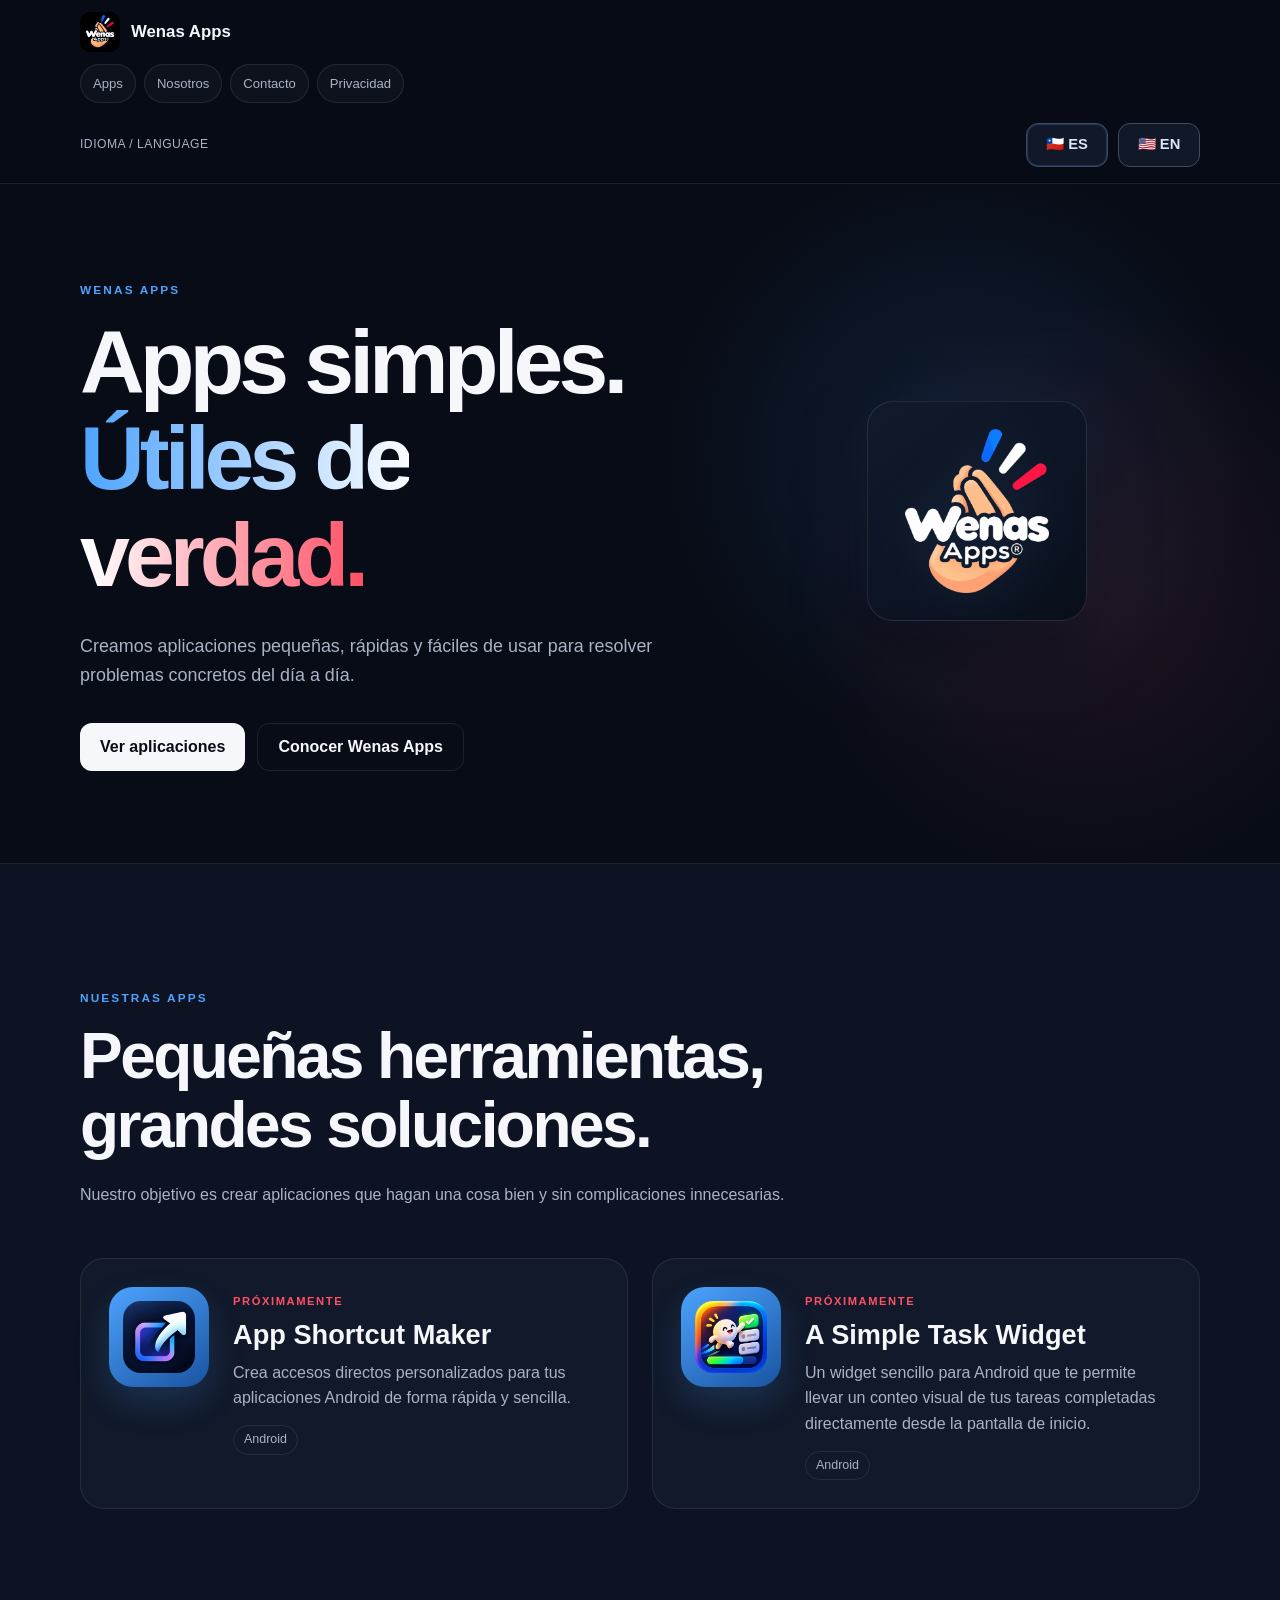
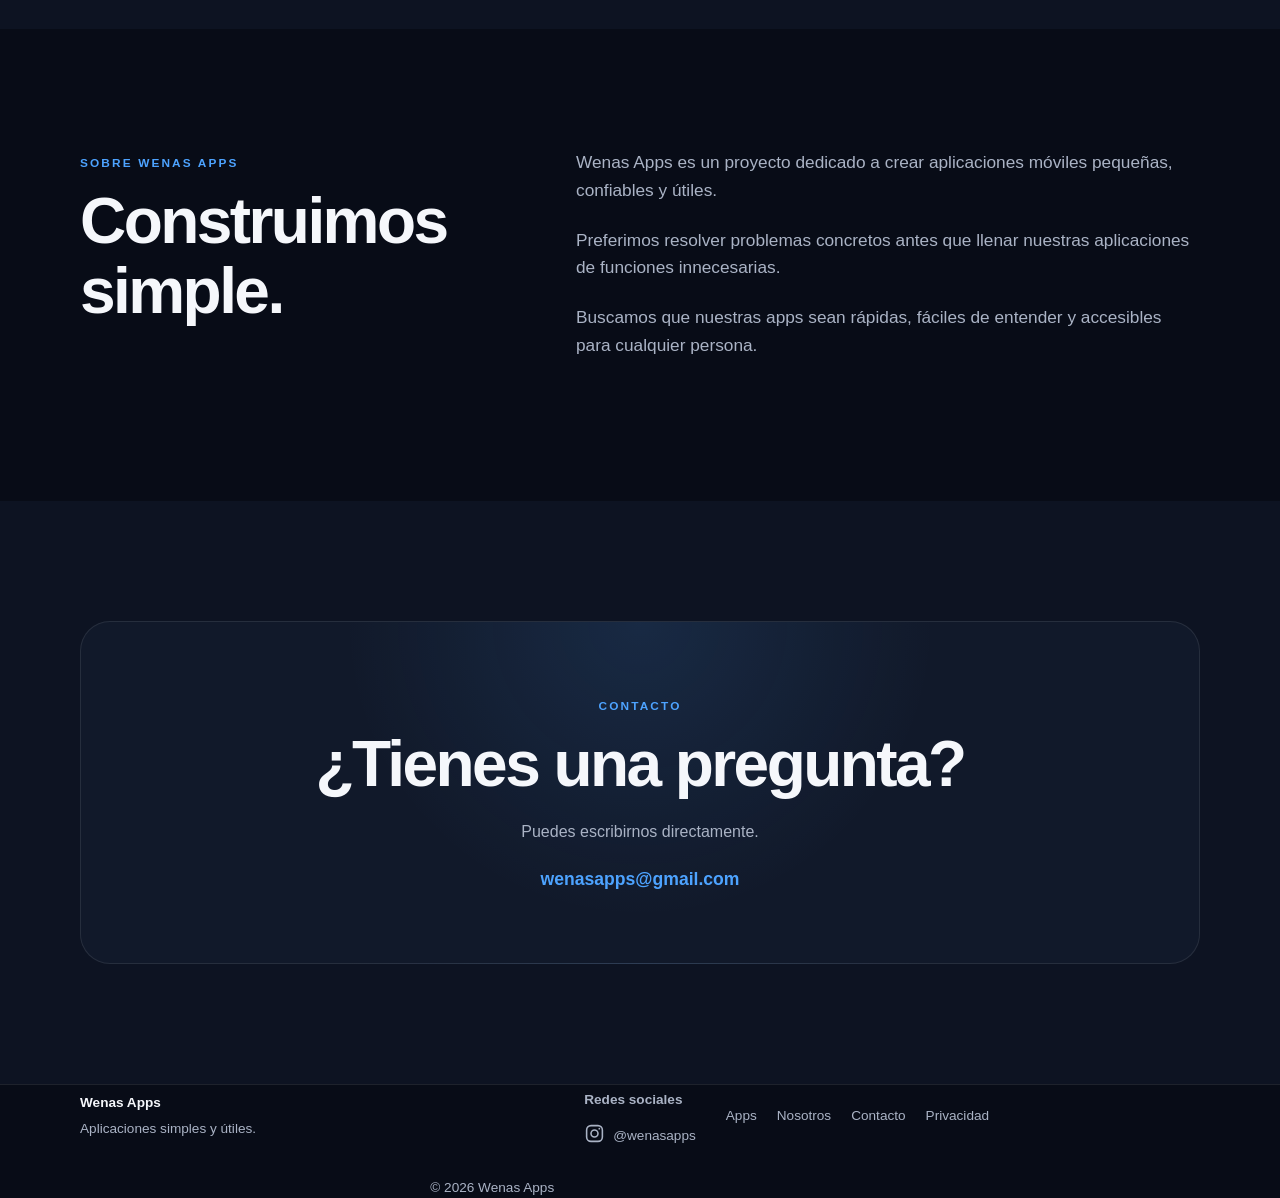
<file: index.html>
<!DOCTYPE html>
<html lang="es">
<head>
    <meta charset="UTF-8">
    <meta name="viewport" content="width=device-width, initial-scale=1.0">

    <title>Wenas Apps — Aplicaciones simples y útiles</title>
    <meta name="description" content="Wenas Apps crea aplicaciones simples, útiles y rápidas para Android.">
    <link rel="icon" href="/favicon.ico" sizes="any">
    <link rel="icon" type="image/png" sizes="32x32" href="/assets/favicon-32.png">
    <link rel="apple-touch-icon" sizes="180x180" href="/assets/apple-touch-icon.png">
    <meta property="og:type" content="website">
    <meta property="og:site_name" content="Wenas Apps">
    <meta property="og:locale" content="es_CL">
    <meta property="og:title" content="Wenas Apps — Aplicaciones simples y útiles">
    <meta property="og:description" content="Wenas Apps crea aplicaciones simples, útiles y rápidas para Android.">
    <meta property="og:url" content="https://wenasapps.pages.dev/">
    <meta property="og:image" content="https://wenasapps.pages.dev/assets/og-wenasapps-card.jpg">
    <meta property="og:image:width" content="1200">
    <meta property="og:image:height" content="630">
    <meta property="og:image:alt" content="Wenas Apps — Aplicaciones simples y útiles">
    <meta name="twitter:card" content="summary_large_image">
    <meta name="twitter:title" content="Wenas Apps — Aplicaciones simples y útiles">
    <meta name="twitter:description" content="Wenas Apps crea aplicaciones simples, útiles y rápidas para Android.">
    <meta name="twitter:image" content="https://wenasapps.pages.dev/assets/og-wenasapps-card.jpg">
    <link rel="canonical" href="https://wenasapps.pages.dev/">
    <link rel="alternate" hreflang="es" href="https://wenasapps.pages.dev/">
    <link rel="alternate" hreflang="en" href="https://wenasapps.pages.dev/en/">
    <link rel="alternate" hreflang="x-default" href="https://wenasapps.pages.dev/">
<meta name="theme-color" content="#0b1020">

    <link rel="stylesheet" href="style.css">
</head>

<body>

<header class="site-header">
    <div class="container nav">
        <a href="#" class="brand" aria-label="Wenas Apps">
            <img class="brand-logo" src="assets/wenasicon.png" alt="Wenas Apps">
            <span>Wenas Apps</span>
        </a>

        <nav>
            <a href="#apps">Apps</a>
            <a href="#about">Nosotros</a>
            <a href="#contact">Contacto</a>
            <a href="privacy.html?v=2">Privacidad</a>

</nav>
        <div class="language-switch" aria-label="Selector de idioma">
            <span class="language-switch-label">Idioma / Language</span>
            <span class="language-option is-active" lang="es" aria-current="true" aria-label="Idioma actual: español de Chile">🇨🇱 ES</span>
            <a class="language-option" href="en/" lang="en" aria-label="Switch to English">🇺🇸 EN</a>
        </div>

    </div>
</header>

<main>

    <section class="hero">
        <div class="container hero-content">

            <div class="hero-text">
                <span class="eyebrow">WENAS APPS</span>

                <h1>Apps simples.<br><span>Útiles de verdad.</span></h1>

                <p>
                    Creamos aplicaciones pequeñas, rápidas y fáciles de usar
                    para resolver problemas concretos del día a día.
                </p>

                <div class="hero-actions">
                    <a href="#apps" class="button primary">Ver aplicaciones</a>
                    <a href="#about" class="button secondary">Conocer Wenas Apps</a>
                </div>
            </div>

            <div class="hero-visual" aria-hidden="true">
                <div class="visual-card">
                    <img src="assets/wenasicon-hero.png" alt="Wenas Apps" class="hero-logo">
                </div>
            </div>

        </div>
    </section>


    <section id="apps" class="section apps-section">
        <div class="container">

            <div class="section-heading">
                <span class="eyebrow">NUESTRAS APPS</span>
                <h2>Pequeñas herramientas,<br>grandes soluciones.</h2>
                <p>
                    Nuestro objetivo es crear aplicaciones que hagan una cosa
                    bien y sin complicaciones innecesarias.
                </p>
            </div>

            <div class="apps-grid">

                <article class="app-card">

                    <div class="app-icon">
                        <img src="assets/ASMICONOCHE.png" alt="App Shortcut Maker">
                    </div>

                    <div class="app-info">
                        <span class="app-status">PRÓXIMAMENTE</span>
                        <h3>App Shortcut Maker</h3>

                        <p>
                            Crea accesos directos personalizados para tus
                            aplicaciones Android de forma rápida y sencilla.
                        </p>

                        <span class="platform">Android</span>
                    </div>

                </article>

                <article class="app-card">

                    <div class="app-icon">
                        <img src="assets/iconotask2.png" alt="A Simple Task Widget">
                    </div>

                    <div class="app-info">
                        <span class="app-status">PRÓXIMAMENTE</span>
                        <h3>A Simple Task Widget</h3>

                        <p>
                            Un widget sencillo para Android que te permite
                            llevar un conteo visual de tus tareas completadas
                            directamente desde la pantalla de inicio.
                        </p>

                        <span class="platform">Android</span>
                    </div>

                </article>

            </div>

        </div>
    </section>


    <section id="about" class="section about-section">
        <div class="container about-grid">

            <div>
                <span class="eyebrow">SOBRE WENAS APPS</span>
                <h2>Construimos simple.</h2>
            </div>

            <div class="about-text">
                <p>
                    Wenas Apps es un proyecto dedicado a crear aplicaciones
                    móviles pequeñas, confiables y útiles.
                </p>

                <p>
                    Preferimos resolver problemas concretos antes que llenar
                    nuestras aplicaciones de funciones innecesarias.
                </p>

                <p>
                    Buscamos que nuestras apps sean rápidas, fáciles de
                    entender y accesibles para cualquier persona.
                </p>
            </div>

        </div>
    </section>


    <section id="contact" class="section contact-section">
        <div class="container contact-card">

            <span class="eyebrow">CONTACTO</span>

            <h2>¿Tienes una pregunta?</h2>

            <p>
                Puedes escribirnos directamente.
            </p>

            <a href="mailto:wenasapps@gmail.com" class="email">
                wenasapps@gmail.com
            </a>

        </div>
    </section>

</main>


<footer class="site-footer">
    <div class="container footer-content">

        <div>
            <strong>Wenas Apps</strong>
            <span>Aplicaciones simples y útiles.</span>
        </div>

        <div class="footer-social">
            <span>Redes sociales</span>
            <a href="https://www.instagram.com/wenasapps/"
               target="_blank"
               rel="noopener noreferrer"
               aria-label="Instagram de Wenas Apps">
                <svg viewBox="0 0 24 24" aria-hidden="true">
                    <rect x="3" y="3" width="18" height="18" rx="5"></rect>
                    <circle cx="12" cy="12" r="4"></circle>
                    <circle cx="17.5" cy="6.5" r="1"></circle>
                </svg>
                <span>@wenasapps</span>
            </a>
        </div>

        <div class="footer-links">
            <a href="#apps">Apps</a>
            <a href="#about">Nosotros</a>
            <a href="#contact">Contacto</a>
            <a href="privacy.html?v=2">Privacidad</a>
        </div>

        <div class="copyright">
            © 2026 Wenas Apps
        </div>

    </div>
</footer>

<script src="script.js"></script>

</body>
</html>
</file>
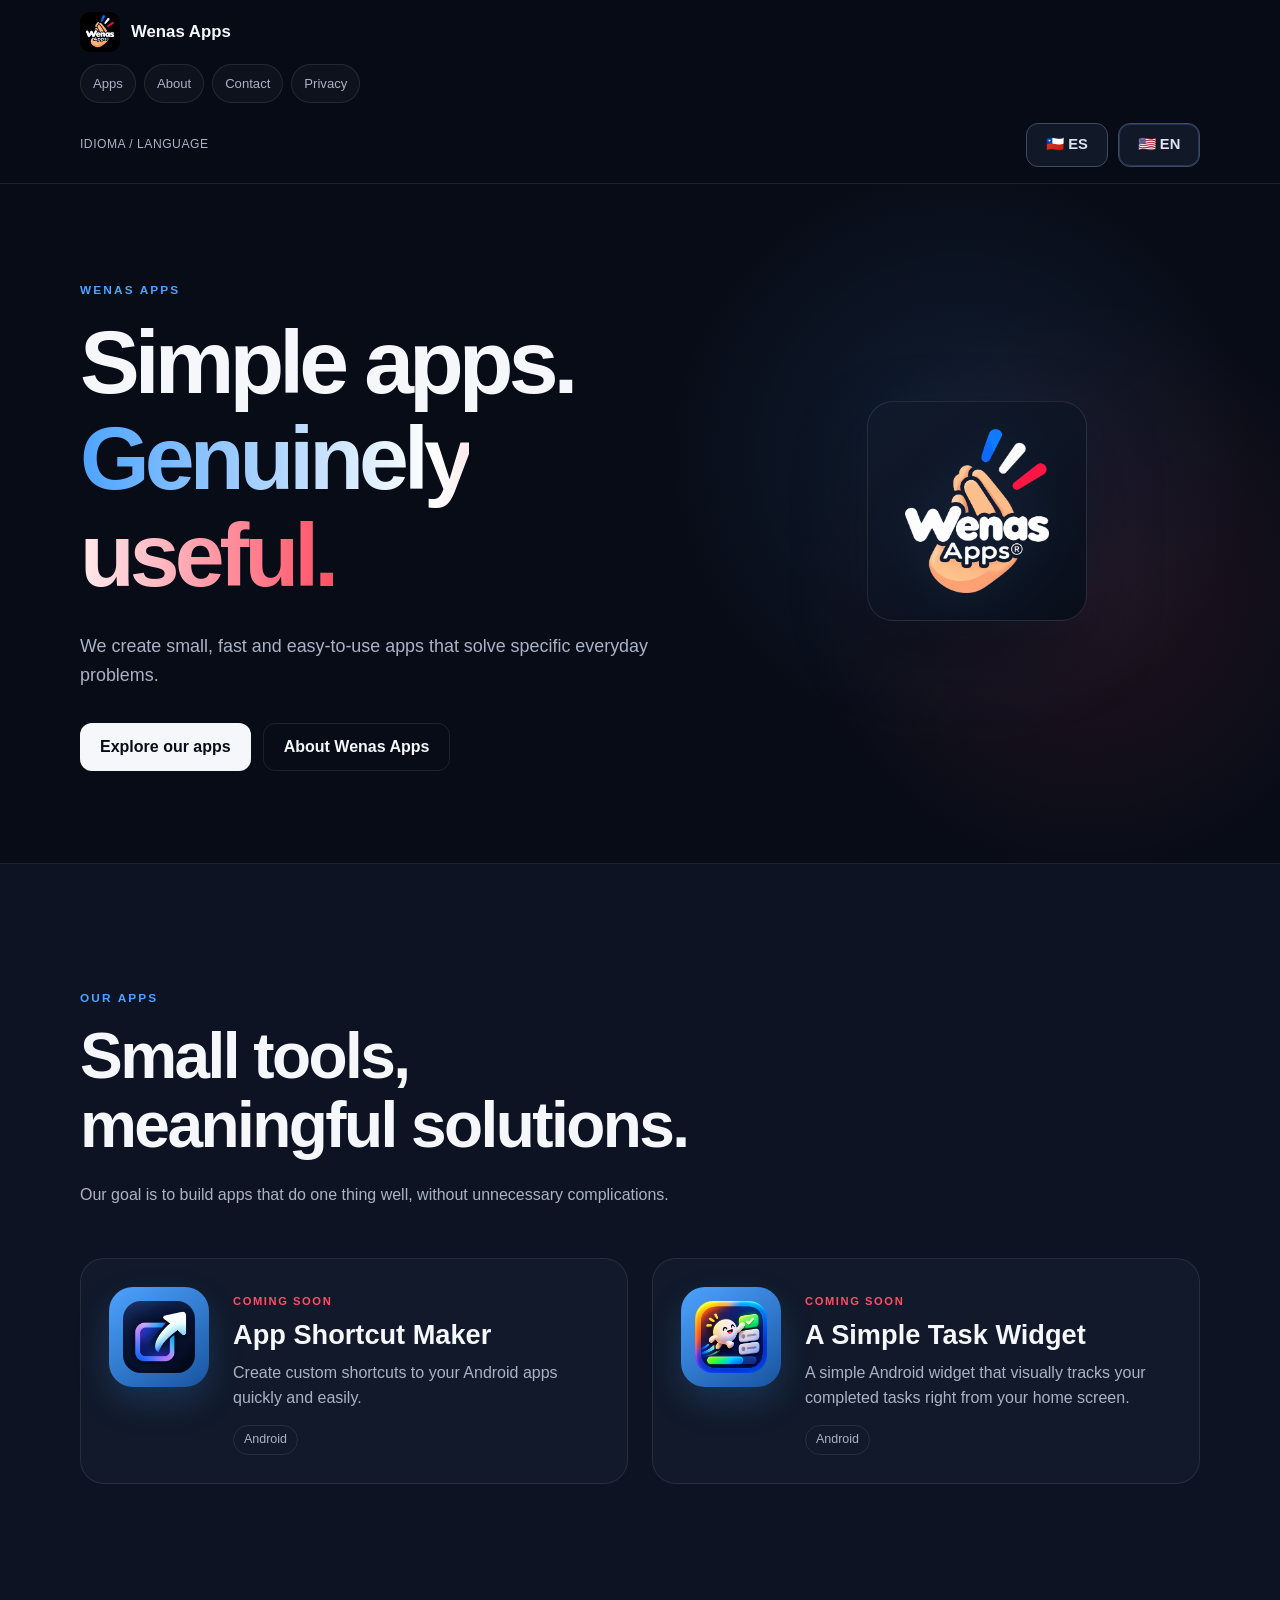
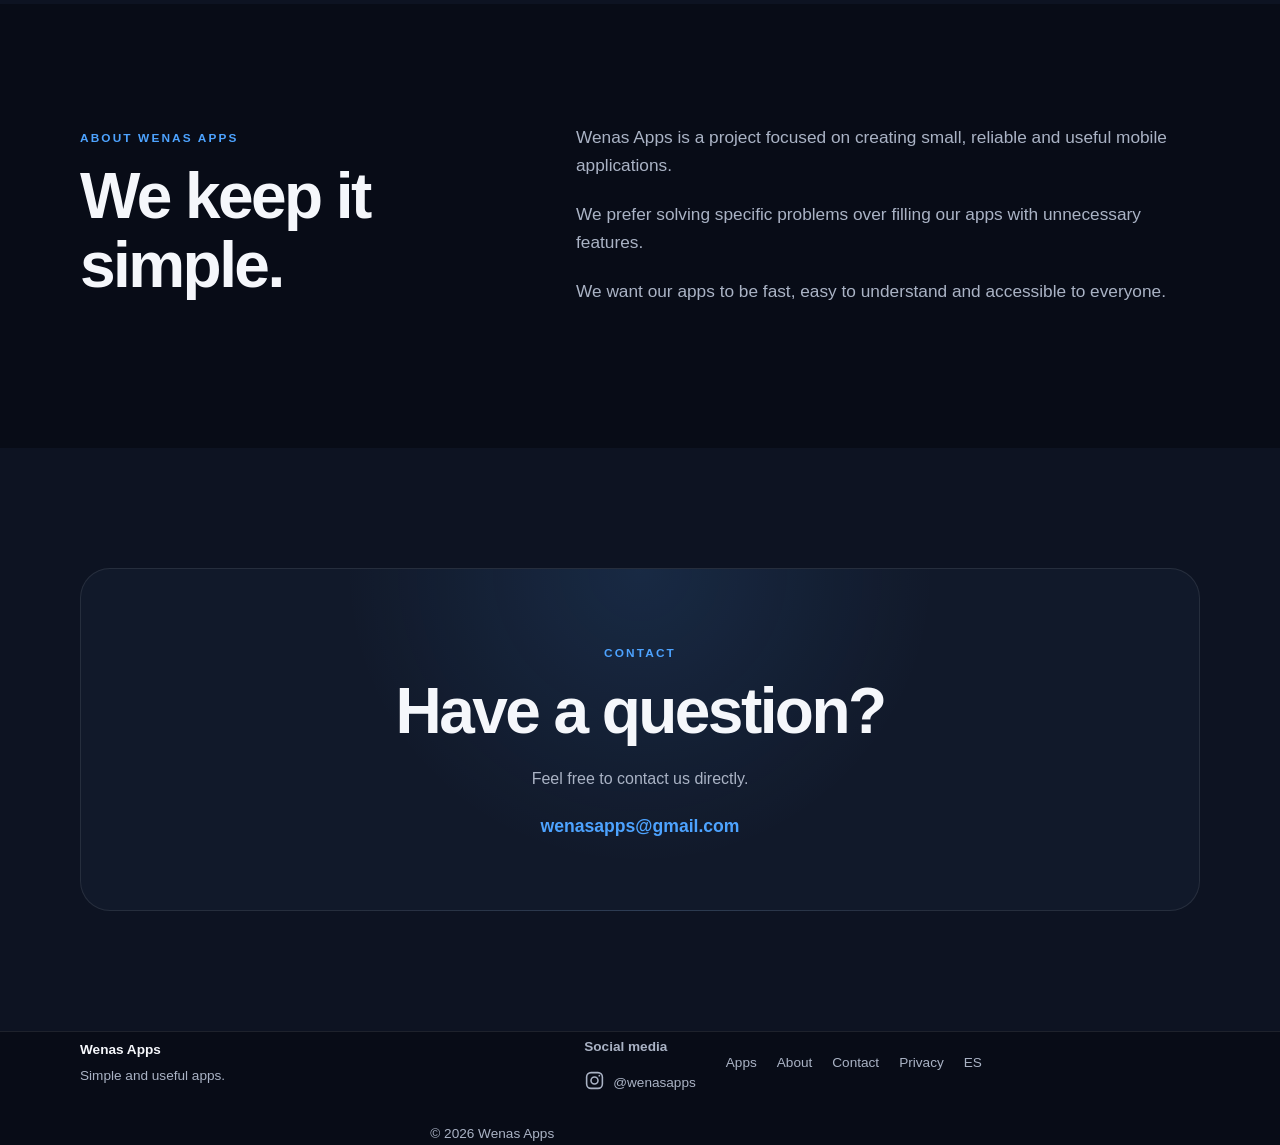
<file: en/index.html>
<!DOCTYPE html>
<html lang="en">
<head>
    <meta charset="UTF-8">
    <meta name="viewport" content="width=device-width, initial-scale=1.0">
    <meta name="theme-color" content="#0b1020">

    <title>Wenas Apps — Simple and Useful Apps</title>
    <meta name="description" content="Wenas Apps creates simple, useful and fast Android apps designed to solve everyday problems.">
    <link rel="icon" href="/favicon.ico" sizes="any">
    <link rel="icon" type="image/png" sizes="32x32" href="/assets/favicon-32.png">
    <link rel="apple-touch-icon" sizes="180x180" href="/assets/apple-touch-icon.png">
    <meta property="og:type" content="website">
    <meta property="og:site_name" content="Wenas Apps">
    <meta property="og:locale" content="en_US">
    <meta property="og:title" content="Wenas Apps — Simple and Useful Apps">
    <meta property="og:description" content="Wenas Apps creates simple, useful and fast Android apps designed to solve everyday problems.">
    <meta property="og:url" content="https://wenasapps.pages.dev/en/">
    <meta property="og:image" content="https://wenasapps.pages.dev/assets/og-wenasapps-card.jpg">
    <meta property="og:image:width" content="1200">
    <meta property="og:image:height" content="630">
    <meta property="og:image:alt" content="Wenas Apps — Simple and useful apps">
    <meta name="twitter:card" content="summary_large_image">
    <meta name="twitter:title" content="Wenas Apps — Simple and Useful Apps">
    <meta name="twitter:description" content="Wenas Apps creates simple, useful and fast Android apps designed to solve everyday problems.">
    <meta name="twitter:image" content="https://wenasapps.pages.dev/assets/og-wenasapps-card.jpg">

    <link rel="canonical" href="https://wenasapps.pages.dev/en/">
    <link rel="alternate" hreflang="es" href="https://wenasapps.pages.dev/">
    <link rel="alternate" hreflang="en" href="https://wenasapps.pages.dev/en/">
    <link rel="alternate" hreflang="x-default" href="https://wenasapps.pages.dev/">

    <link rel="stylesheet" href="../style.css">
</head>

<body>
<header class="site-header">
    <div class="container nav">
        <a href="./" class="brand" aria-label="Wenas Apps">
            <img class="brand-logo" src="../assets/wenasicon.png" alt="Wenas Apps">
            <span>Wenas Apps</span>
        </a>

        <nav aria-label="Main navigation">
            <a href="#apps">Apps</a>
            <a href="#about">About</a>
            <a href="#contact">Contact</a>
            <a href="privacy.html">Privacy</a>
        </nav>
        <div class="language-switch" aria-label="Selector de idioma">
            <span class="language-switch-label">Idioma / Language</span>
            <a class="language-option" href="../" lang="es" aria-label="Cambiar a español de Chile">🇨🇱 ES</a>
            <span class="language-option is-active" lang="en" aria-current="true" aria-label="Current language: English">🇺🇸 EN</span>
        </div>

    </div>
</header>

<main>
    <section class="hero">
        <div class="container hero-content">
            <div class="hero-text">
                <span class="eyebrow">WENAS APPS</span>
                <h1>Simple apps.<br><span>Genuinely useful.</span></h1>

                <p>
                    We create small, fast and easy-to-use apps
                    that solve specific everyday problems.
                </p>

                <div class="hero-actions">
                    <a href="#apps" class="button primary">Explore our apps</a>
                    <a href="#about" class="button secondary">About Wenas Apps</a>
                </div>
            </div>

            <div class="hero-visual" aria-hidden="true">
                <div class="visual-card">
                    <img src="../assets/wenasicon-hero.png" alt="" class="hero-logo">
                </div>
            </div>
        </div>
    </section>

    <section id="apps" class="section apps-section">
        <div class="container">
            <div class="section-heading">
                <span class="eyebrow">OUR APPS</span>
                <h2>Small tools,<br>meaningful solutions.</h2>
                <p>
                    Our goal is to build apps that do one thing well,
                    without unnecessary complications.
                </p>
            </div>

            <div class="apps-grid">
                <article class="app-card">
                    <div class="app-icon">
                        <img src="../assets/ASMICONOCHE.png" alt="App Shortcut Maker">
                    </div>

                    <div class="app-info">
                        <span class="app-status">COMING SOON</span>
                        <h3>App Shortcut Maker</h3>
                        <p>
                            Create custom shortcuts to your Android apps
                            quickly and easily.
                        </p>
                        <span class="platform">Android</span>
                    </div>
                </article>

                <article class="app-card">
                    <div class="app-icon">
                        <img src="../assets/iconotask2.png" alt="A Simple Task Widget">
                    </div>

                    <div class="app-info">
                        <span class="app-status">COMING SOON</span>
                        <h3>A Simple Task Widget</h3>
                        <p>
                            A simple Android widget that visually tracks
                            your completed tasks right from your home screen.
                        </p>
                        <span class="platform">Android</span>
                    </div>
                </article>
            </div>
        </div>
    </section>

    <section id="about" class="section about-section">
        <div class="container about-grid">
            <div>
                <span class="eyebrow">ABOUT WENAS APPS</span>
                <h2>We keep it simple.</h2>
            </div>

            <div class="about-text">
                <p>
                    Wenas Apps is a project focused on creating small,
                    reliable and useful mobile applications.
                </p>
                <p>
                    We prefer solving specific problems over filling our
                    apps with unnecessary features.
                </p>
                <p>
                    We want our apps to be fast, easy to understand
                    and accessible to everyone.
                </p>
            </div>
        </div>
    </section>

    <section id="contact" class="section contact-section">
        <div class="container contact-card">
            <span class="eyebrow">CONTACT</span>
            <h2>Have a question?</h2>
            <p>Feel free to contact us directly.</p>
            <a href="mailto:wenasapps@gmail.com" class="email">
                wenasapps@gmail.com
            </a>
        </div>
    </section>
</main>

<footer class="site-footer">
    <div class="container footer-content">
        <div>
            <strong>Wenas Apps</strong>
            <span>Simple and useful apps.</span>
        </div>

        <div class="footer-social">
            <span>Social media</span>
            <a href="https://www.instagram.com/wenasapps/"
               target="_blank"
               rel="noopener noreferrer"
               aria-label="Wenas Apps on Instagram">
                <svg viewBox="0 0 24 24" aria-hidden="true">
                    <rect x="3" y="3" width="18" height="18" rx="5"></rect>
                    <circle cx="12" cy="12" r="4"></circle>
                    <circle cx="17.5" cy="6.5" r="1"></circle>
                </svg>
                <span>@wenasapps</span>
            </a>
        </div>

        <div class="footer-links">
            <a href="#apps">Apps</a>
            <a href="#about">About</a>
            <a href="#contact">Contact</a>
            <a href="privacy.html">Privacy</a>
            <a href="../" lang="es">ES</a>
        </div>

        <div class="copyright">
            © 2026 Wenas Apps
        </div>
    </div>
</footer>

<script src="../script.js"></script>
</body>
</html>
</file>
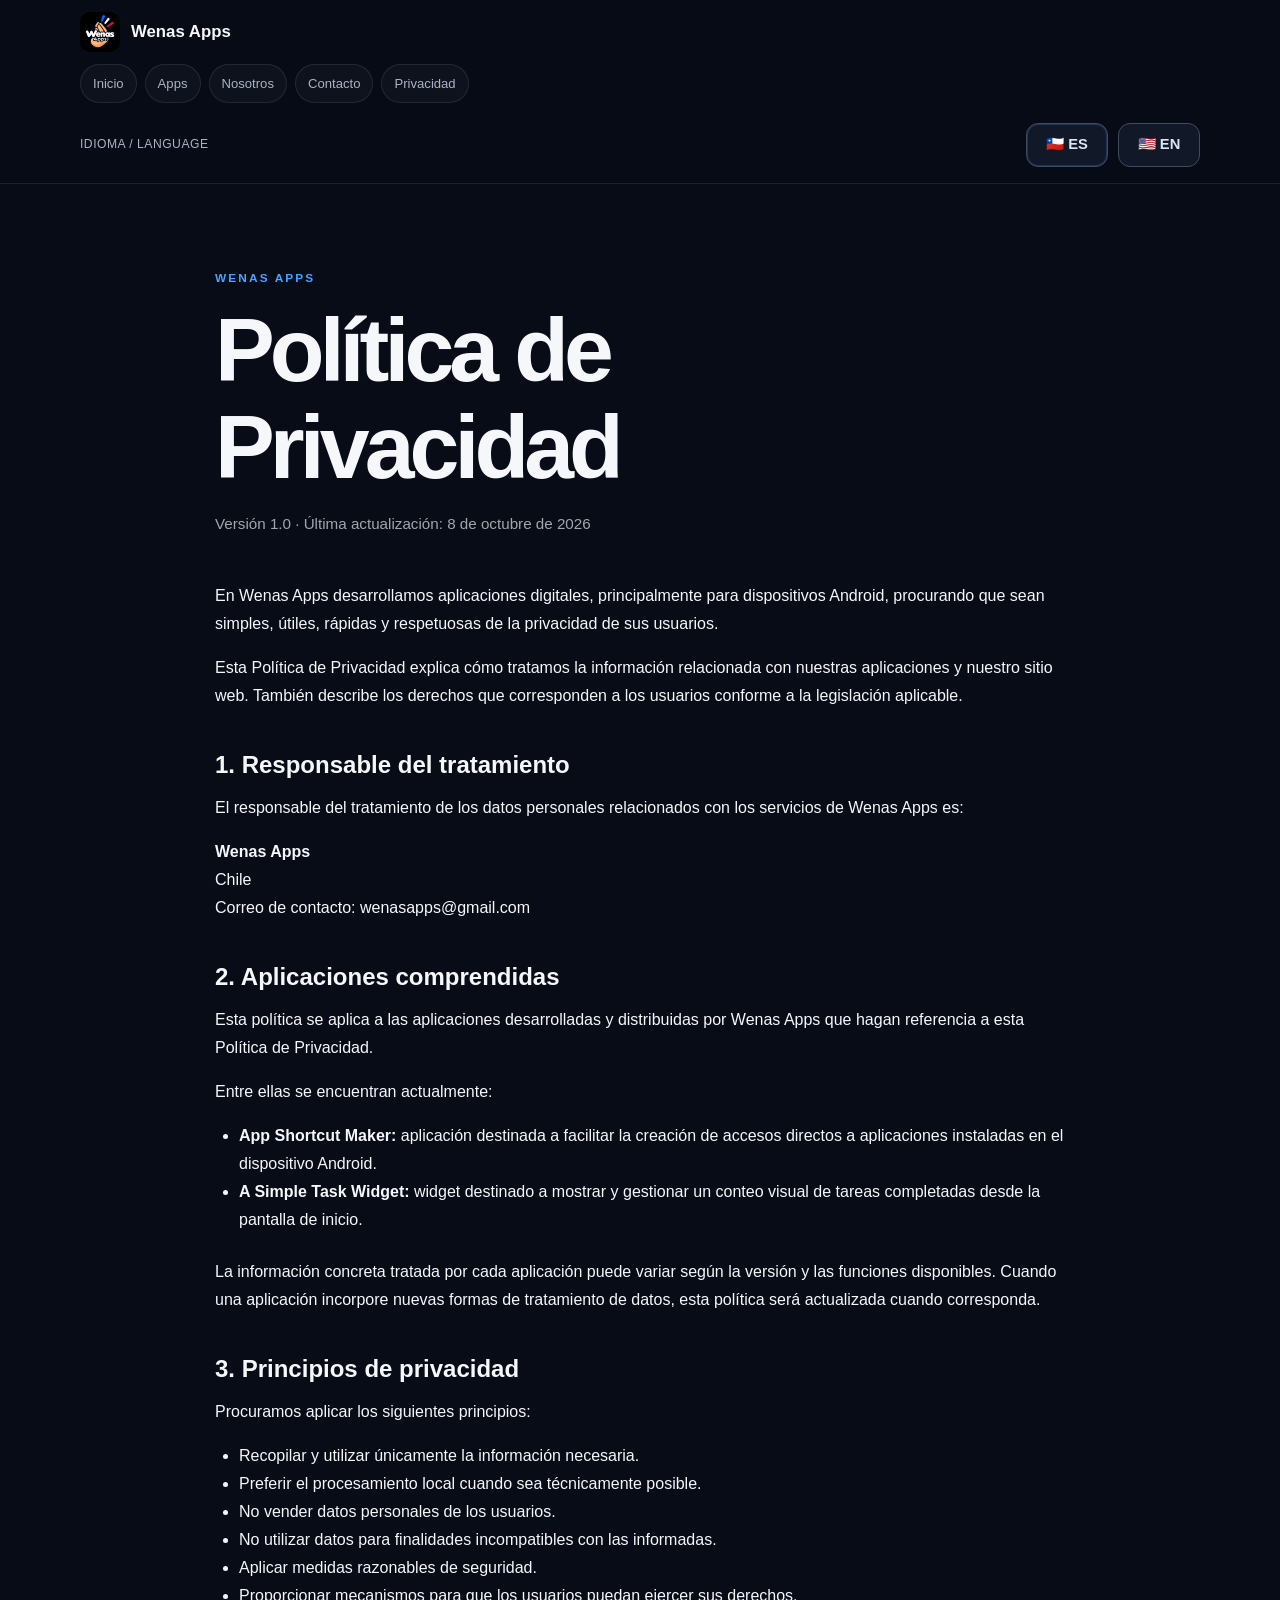
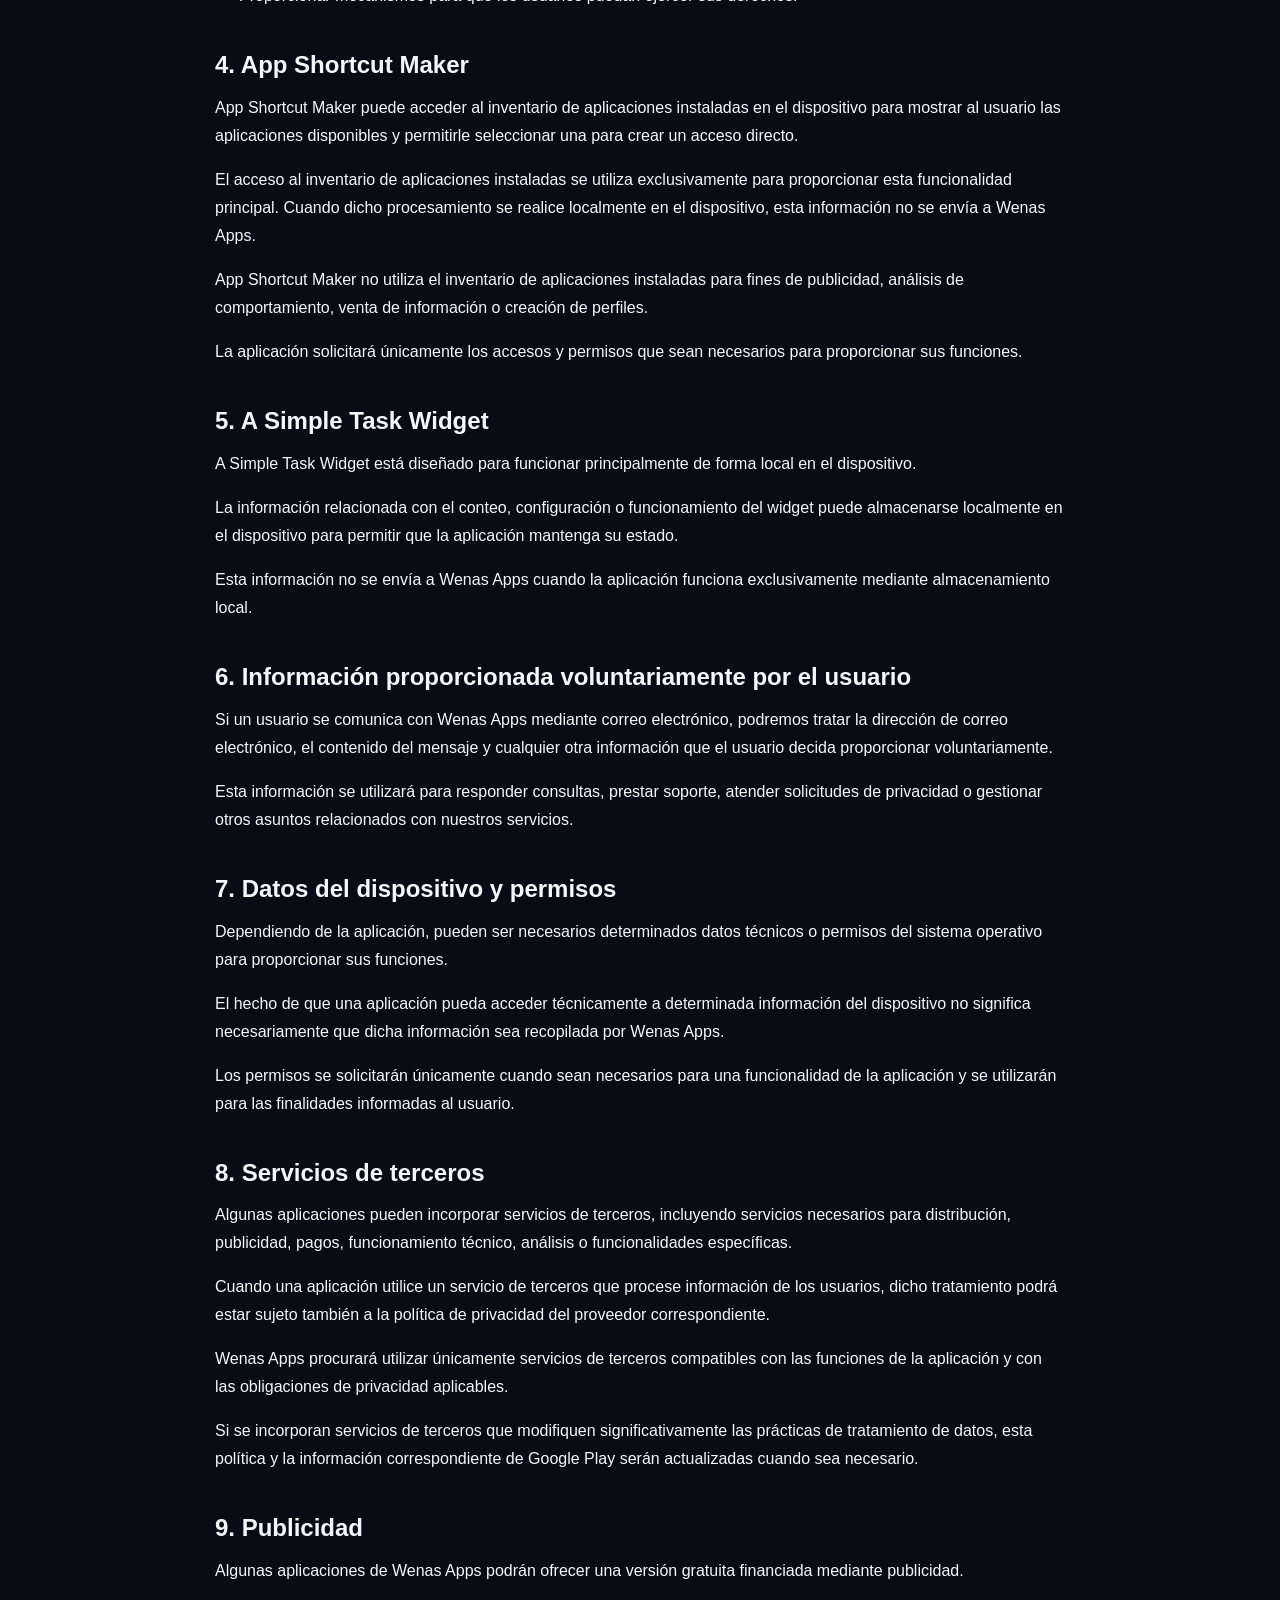
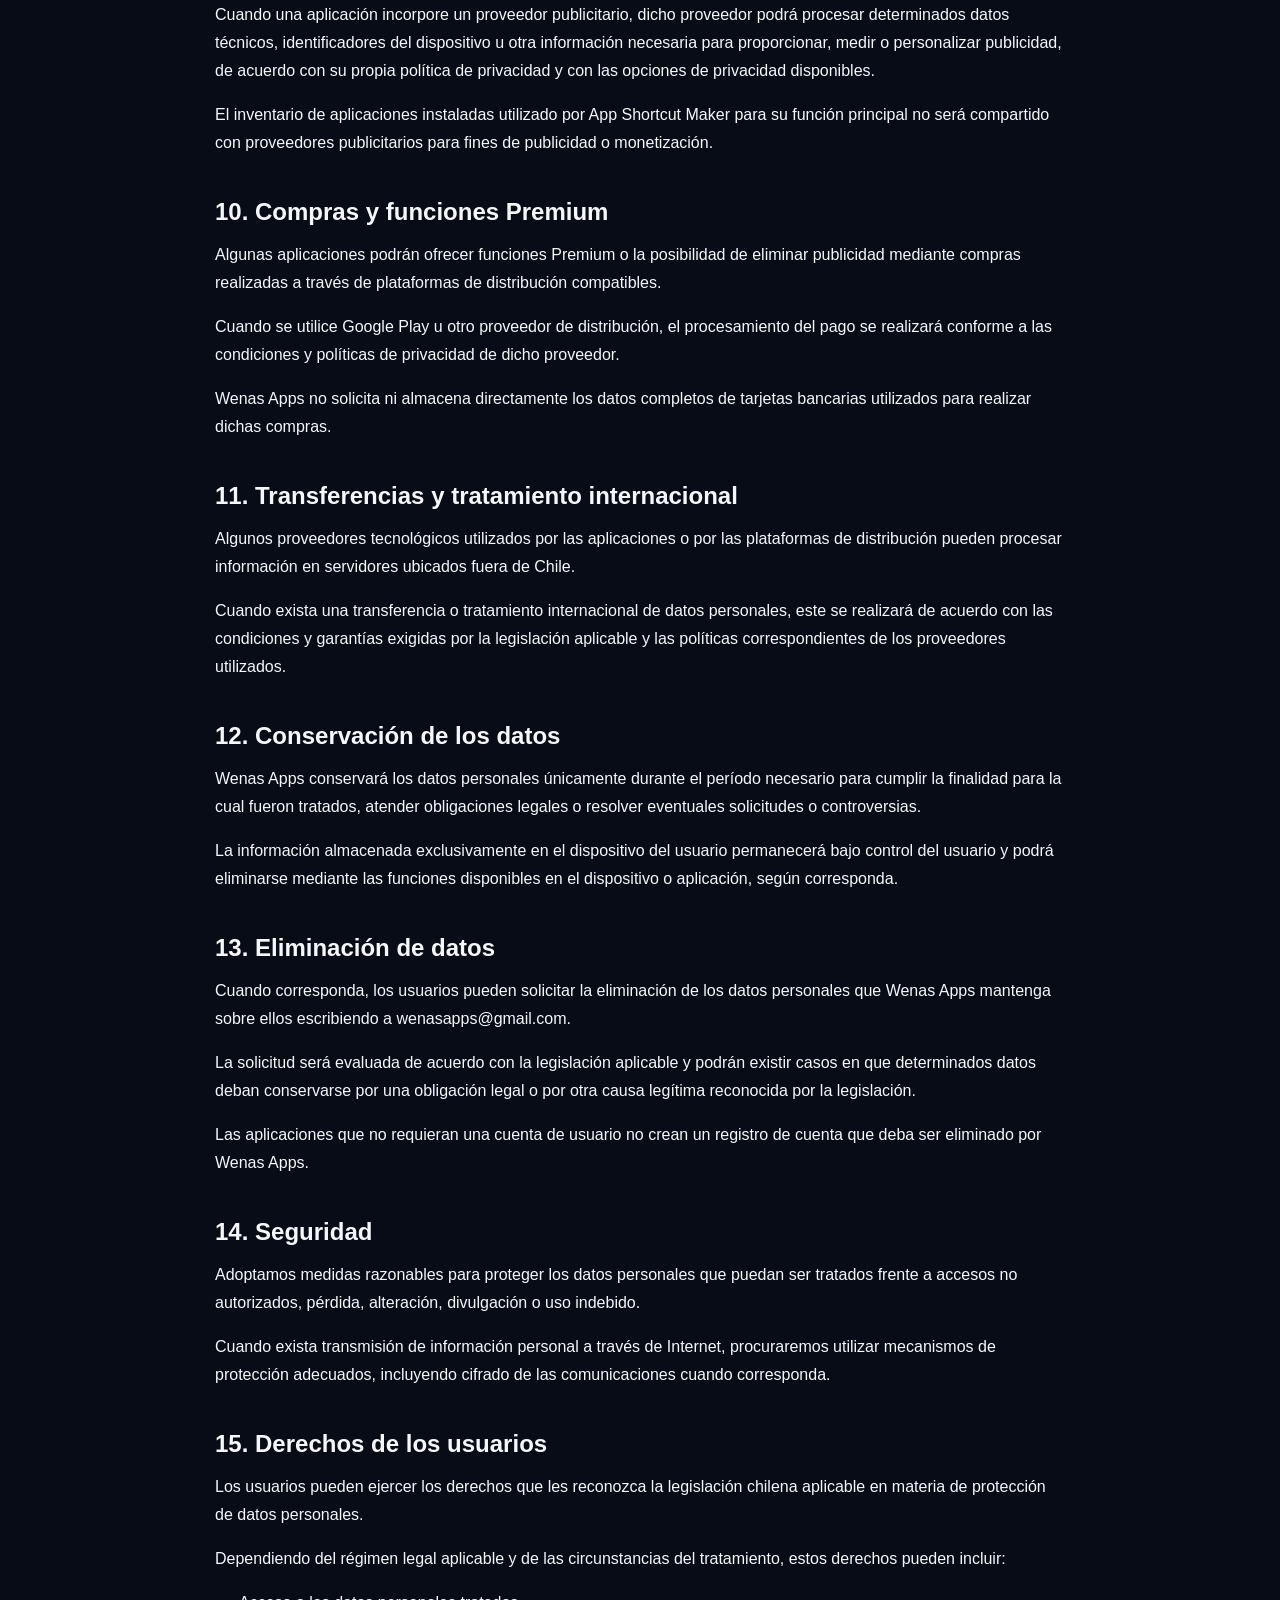
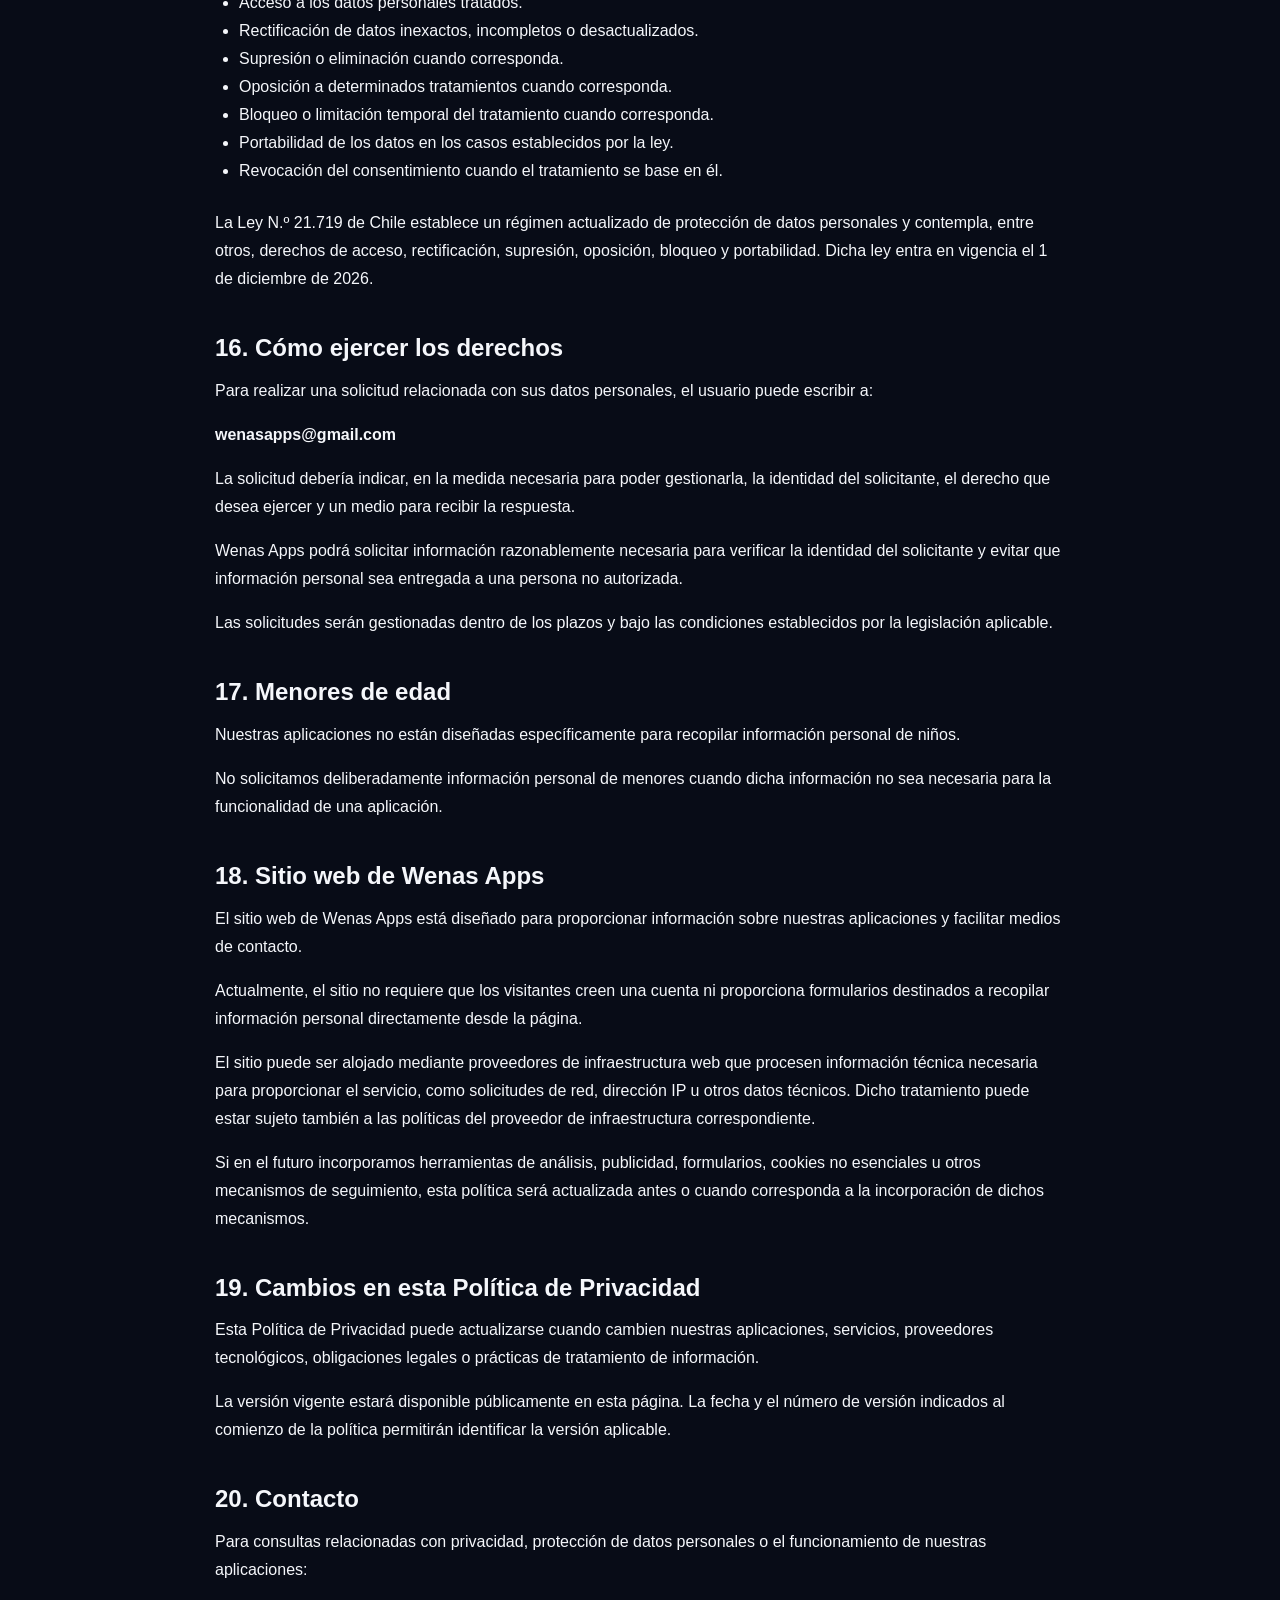
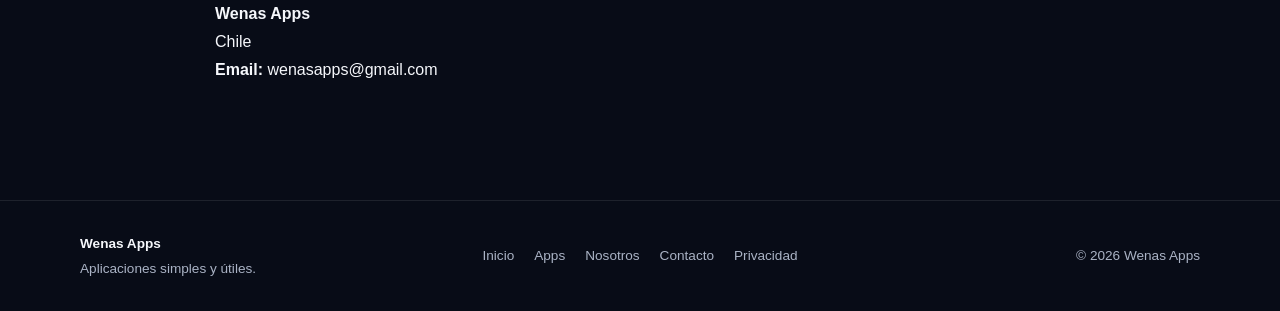
<file: privacy.html>
<!DOCTYPE html>
<html lang="es">
<head>
    <meta charset="UTF-8">
    <meta name="viewport" content="width=device-width, initial-scale=1.0">

        <meta name="theme-color" content="#0b1020">
<title>Política de Privacidad | Wenas Apps</title>
    <meta name="description" content="Política de Privacidad de Wenas Apps y sus aplicaciones Android.">
    <link rel="icon" href="/favicon.ico" sizes="any">
    <link rel="icon" type="image/png" sizes="32x32" href="/assets/favicon-32.png">
    <link rel="apple-touch-icon" sizes="180x180" href="/assets/apple-touch-icon.png">
    <meta property="og:type" content="website">
    <meta property="og:site_name" content="Wenas Apps">
    <meta property="og:locale" content="es_CL">
    <meta property="og:title" content="Política de Privacidad | Wenas Apps">
    <meta property="og:description" content="Política de Privacidad de Wenas Apps y sus aplicaciones Android.">
    <meta property="og:url" content="https://wenasapps.pages.dev/privacy.html">
    <meta property="og:image" content="https://wenasapps.pages.dev/assets/og-wenasapps-card.jpg">
    <meta property="og:image:width" content="1200">
    <meta property="og:image:height" content="630">
    <meta property="og:image:alt" content="Wenas Apps — Aplicaciones simples y útiles">
    <meta name="twitter:card" content="summary_large_image">
    <meta name="twitter:title" content="Política de Privacidad | Wenas Apps">
    <meta name="twitter:description" content="Política de Privacidad de Wenas Apps y sus aplicaciones Android.">
    <meta name="twitter:image" content="https://wenasapps.pages.dev/assets/og-wenasapps-card.jpg">
    <link rel="canonical" href="https://wenasapps.pages.dev/privacy.html">
    <link rel="alternate" hreflang="es" href="https://wenasapps.pages.dev/privacy.html">
    <link rel="alternate" hreflang="en" href="https://wenasapps.pages.dev/en/privacy.html">
    <link rel="alternate" hreflang="x-default" href="https://wenasapps.pages.dev/privacy.html">
<link rel="stylesheet" href="style.css">
</head>

<body>

<header class="site-header">
    <div class="container nav">
        <a href="index.html" class="brand">
            <img class="brand-logo" src="assets/wenasicon.png" alt="Wenas Apps">
            <span>Wenas Apps</span>
        </a>

        <nav>
            <a href="index.html">Inicio</a>
            <a href="index.html#apps">Apps</a>
            <a href="index.html#about">Nosotros</a>
            <a href="index.html#contact">Contacto</a>
            <a href="privacy.html">Privacidad</a>

</nav>
        <div class="language-switch" aria-label="Selector de idioma">
            <span class="language-switch-label">Idioma / Language</span>
            <span class="language-option is-active" lang="es" aria-current="true" aria-label="Idioma actual: español de Chile">🇨🇱 ES</span>
            <a class="language-option" href="en/privacy.html" lang="en" aria-label="Switch to English">🇺🇸 EN</a>
        </div>

    </div>
</header>

<main>
    <section class="section legal-section">
        <div class="container legal-content">

            <span class="eyebrow">WENAS APPS</span>

            <h1>Política de Privacidad</h1>

            <p class="legal-updated">
                Versión 1.0 · Última actualización: 8 de octubre de 2026
            </p>

            <p>
                En Wenas Apps desarrollamos aplicaciones digitales, principalmente
                para dispositivos Android, procurando que sean simples, útiles,
                rápidas y respetuosas de la privacidad de sus usuarios.
            </p>

            <p>
                Esta Política de Privacidad explica cómo tratamos la información
                relacionada con nuestras aplicaciones y nuestro sitio web.
                También describe los derechos que corresponden a los usuarios
                conforme a la legislación aplicable.
            </p>

            <h2>1. Responsable del tratamiento</h2>

            <p>
                El responsable del tratamiento de los datos personales relacionados
                con los servicios de Wenas Apps es:
            </p>

            <p>
                <strong>Wenas Apps</strong><br>
                Chile<br>
                Correo de contacto:
                <a href="mailto:wenasapps@gmail.com">wenasapps@gmail.com</a>
            </p>

            <h2>2. Aplicaciones comprendidas</h2>

            <p>
                Esta política se aplica a las aplicaciones desarrolladas y
                distribuidas por Wenas Apps que hagan referencia a esta Política
                de Privacidad.
            </p>

            <p>
                Entre ellas se encuentran actualmente:
            </p>

            <ul>
                <li>
                    <strong>App Shortcut Maker:</strong> aplicación destinada a
                    facilitar la creación de accesos directos a aplicaciones
                    instaladas en el dispositivo Android.
                </li>
                <li>
                    <strong>A Simple Task Widget:</strong> widget destinado a
                    mostrar y gestionar un conteo visual de tareas completadas
                    desde la pantalla de inicio.
                </li>
            </ul>

            <p>
                La información concreta tratada por cada aplicación puede variar
                según la versión y las funciones disponibles. Cuando una aplicación
                incorpore nuevas formas de tratamiento de datos, esta política
                será actualizada cuando corresponda.
            </p>

            <h2>3. Principios de privacidad</h2>

            <p>
                Procuramos aplicar los siguientes principios:
            </p>

            <ul>
                <li>Recopilar y utilizar únicamente la información necesaria.</li>
                <li>Preferir el procesamiento local cuando sea técnicamente posible.</li>
                <li>No vender datos personales de los usuarios.</li>
                <li>No utilizar datos para finalidades incompatibles con las informadas.</li>
                <li>Aplicar medidas razonables de seguridad.</li>
                <li>Proporcionar mecanismos para que los usuarios puedan ejercer
                    sus derechos.</li>
            </ul>

            <h2>4. App Shortcut Maker</h2>

            <p>
                App Shortcut Maker puede acceder al inventario de aplicaciones
                instaladas en el dispositivo para mostrar al usuario las
                aplicaciones disponibles y permitirle seleccionar una para crear
                un acceso directo.
            </p>

            <p>
                El acceso al inventario de aplicaciones instaladas se utiliza
                exclusivamente para proporcionar esta funcionalidad principal.
                Cuando dicho procesamiento se realice localmente en el dispositivo,
                esta información no se envía a Wenas Apps.
            </p>

            <p>
                App Shortcut Maker no utiliza el inventario de aplicaciones
                instaladas para fines de publicidad, análisis de comportamiento,
                venta de información o creación de perfiles.
            </p>

            <p>
                La aplicación solicitará únicamente los accesos y permisos que
                sean necesarios para proporcionar sus funciones.
            </p>

            <h2>5. A Simple Task Widget</h2>

            <p>
                A Simple Task Widget está diseñado para funcionar principalmente
                de forma local en el dispositivo.
            </p>

            <p>
                La información relacionada con el conteo, configuración o
                funcionamiento del widget puede almacenarse localmente en el
                dispositivo para permitir que la aplicación mantenga su estado.
            </p>

            <p>
                Esta información no se envía a Wenas Apps cuando la aplicación
                funciona exclusivamente mediante almacenamiento local.
            </p>

            <h2>6. Información proporcionada voluntariamente por el usuario</h2>

            <p>
                Si un usuario se comunica con Wenas Apps mediante correo electrónico,
                podremos tratar la dirección de correo electrónico, el contenido
                del mensaje y cualquier otra información que el usuario decida
                proporcionar voluntariamente.
            </p>

            <p>
                Esta información se utilizará para responder consultas, prestar
                soporte, atender solicitudes de privacidad o gestionar otros
                asuntos relacionados con nuestros servicios.
            </p>

            <h2>7. Datos del dispositivo y permisos</h2>

            <p>
                Dependiendo de la aplicación, pueden ser necesarios determinados
                datos técnicos o permisos del sistema operativo para proporcionar
                sus funciones.
            </p>

            <p>
                El hecho de que una aplicación pueda acceder técnicamente a
                determinada información del dispositivo no significa necesariamente
                que dicha información sea recopilada por Wenas Apps.
            </p>

            <p>
                Los permisos se solicitarán únicamente cuando sean necesarios para
                una funcionalidad de la aplicación y se utilizarán para las
                finalidades informadas al usuario.
            </p>

            <h2>8. Servicios de terceros</h2>

            <p>
                Algunas aplicaciones pueden incorporar servicios de terceros,
                incluyendo servicios necesarios para distribución, publicidad,
                pagos, funcionamiento técnico, análisis o funcionalidades
                específicas.
            </p>

            <p>
                Cuando una aplicación utilice un servicio de terceros que procese
                información de los usuarios, dicho tratamiento podrá estar sujeto
                también a la política de privacidad del proveedor correspondiente.
            </p>

            <p>
                Wenas Apps procurará utilizar únicamente servicios de terceros
                compatibles con las funciones de la aplicación y con las
                obligaciones de privacidad aplicables.
            </p>

            <p>
                Si se incorporan servicios de terceros que modifiquen
                significativamente las prácticas de tratamiento de datos, esta
                política y la información correspondiente de Google Play serán
                actualizadas cuando sea necesario.
            </p>

            <h2>9. Publicidad</h2>

            <p>
                Algunas aplicaciones de Wenas Apps podrán ofrecer una versión
                gratuita financiada mediante publicidad.
            </p>

            <p>
                Cuando una aplicación incorpore un proveedor publicitario, dicho
                proveedor podrá procesar determinados datos técnicos, identificadores
                del dispositivo u otra información necesaria para proporcionar,
                medir o personalizar publicidad, de acuerdo con su propia política
                de privacidad y con las opciones de privacidad disponibles.
            </p>

            <p>
                El inventario de aplicaciones instaladas utilizado por App Shortcut
                Maker para su función principal no será compartido con proveedores
                publicitarios para fines de publicidad o monetización.
            </p>

            <h2>10. Compras y funciones Premium</h2>

            <p>
                Algunas aplicaciones podrán ofrecer funciones Premium o la
                posibilidad de eliminar publicidad mediante compras realizadas a
                través de plataformas de distribución compatibles.
            </p>

            <p>
                Cuando se utilice Google Play u otro proveedor de distribución,
                el procesamiento del pago se realizará conforme a las condiciones
                y políticas de privacidad de dicho proveedor.
            </p>

            <p>
                Wenas Apps no solicita ni almacena directamente los datos completos
                de tarjetas bancarias utilizados para realizar dichas compras.
            </p>

            <h2>11. Transferencias y tratamiento internacional</h2>

            <p>
                Algunos proveedores tecnológicos utilizados por las aplicaciones
                o por las plataformas de distribución pueden procesar información
                en servidores ubicados fuera de Chile.
            </p>

            <p>
                Cuando exista una transferencia o tratamiento internacional de
                datos personales, este se realizará de acuerdo con las condiciones
                y garantías exigidas por la legislación aplicable y las políticas
                correspondientes de los proveedores utilizados.
            </p>

            <h2>12. Conservación de los datos</h2>

            <p>
                Wenas Apps conservará los datos personales únicamente durante el
                período necesario para cumplir la finalidad para la cual fueron
                tratados, atender obligaciones legales o resolver eventuales
                solicitudes o controversias.
            </p>

            <p>
                La información almacenada exclusivamente en el dispositivo del
                usuario permanecerá bajo control del usuario y podrá eliminarse
                mediante las funciones disponibles en el dispositivo o aplicación,
                según corresponda.
            </p>

            <h2>13. Eliminación de datos</h2>

            <p>
                Cuando corresponda, los usuarios pueden solicitar la eliminación
                de los datos personales que Wenas Apps mantenga sobre ellos
                escribiendo a
                <a href="mailto:wenasapps@gmail.com">wenasapps@gmail.com</a>.
            </p>

            <p>
                La solicitud será evaluada de acuerdo con la legislación aplicable
                y podrán existir casos en que determinados datos deban conservarse
                por una obligación legal o por otra causa legítima reconocida por
                la legislación.
            </p>

            <p>
                Las aplicaciones que no requieran una cuenta de usuario no crean
                un registro de cuenta que deba ser eliminado por Wenas Apps.
            </p>

            <h2>14. Seguridad</h2>

            <p>
                Adoptamos medidas razonables para proteger los datos personales
                que puedan ser tratados frente a accesos no autorizados, pérdida,
                alteración, divulgación o uso indebido.
            </p>

            <p>
                Cuando exista transmisión de información personal a través de
                Internet, procuraremos utilizar mecanismos de protección adecuados,
                incluyendo cifrado de las comunicaciones cuando corresponda.
            </p>

            <h2>15. Derechos de los usuarios</h2>

            <p>
                Los usuarios pueden ejercer los derechos que les reconozca la
                legislación chilena aplicable en materia de protección de datos
                personales.
            </p>

            <p>
                Dependiendo del régimen legal aplicable y de las circunstancias del
                tratamiento, estos derechos pueden incluir:
            </p>

            <ul>
                <li>Acceso a los datos personales tratados.</li>
                <li>Rectificación de datos inexactos, incompletos o desactualizados.</li>
                <li>Supresión o eliminación cuando corresponda.</li>
                <li>Oposición a determinados tratamientos cuando corresponda.</li>
                <li>Bloqueo o limitación temporal del tratamiento cuando corresponda.</li>
                <li>Portabilidad de los datos en los casos establecidos por la ley.</li>
                <li>Revocación del consentimiento cuando el tratamiento se base en él.</li>
            </ul>

            <p>
                La Ley N.º 21.719 de Chile establece un régimen actualizado de
                protección de datos personales y contempla, entre otros, derechos
                de acceso, rectificación, supresión, oposición, bloqueo y
                portabilidad. Dicha ley entra en vigencia el 1 de diciembre de
                2026.
            </p>

            <h2>16. Cómo ejercer los derechos</h2>

            <p>
                Para realizar una solicitud relacionada con sus datos personales,
                el usuario puede escribir a:
            </p>

            <p>
                <strong>
                    <a href="mailto:wenasapps@gmail.com">wenasapps@gmail.com</a>
                </strong>
            </p>

            <p>
                La solicitud debería indicar, en la medida necesaria para poder
                gestionarla, la identidad del solicitante, el derecho que desea
                ejercer y un medio para recibir la respuesta.
            </p>

            <p>
                Wenas Apps podrá solicitar información razonablemente necesaria para
                verificar la identidad del solicitante y evitar que información
                personal sea entregada a una persona no autorizada.
            </p>

            <p>
                Las solicitudes serán gestionadas dentro de los plazos y bajo las
                condiciones establecidos por la legislación aplicable.
            </p>

            <h2>17. Menores de edad</h2>

            <p>
                Nuestras aplicaciones no están diseñadas específicamente para
                recopilar información personal de niños.
            </p>

            <p>
                No solicitamos deliberadamente información personal de menores
                cuando dicha información no sea necesaria para la funcionalidad
                de una aplicación.
            </p>

            <h2>18. Sitio web de Wenas Apps</h2>

            <p>
                El sitio web de Wenas Apps está diseñado para proporcionar
                información sobre nuestras aplicaciones y facilitar medios de
                contacto.
            </p>

            <p>
                Actualmente, el sitio no requiere que los visitantes creen una
                cuenta ni proporciona formularios destinados a recopilar
                información personal directamente desde la página.
            </p>

            <p>
                El sitio puede ser alojado mediante proveedores de infraestructura
                web que procesen información técnica necesaria para proporcionar
                el servicio, como solicitudes de red, dirección IP u otros datos
                técnicos. Dicho tratamiento puede estar sujeto también a las
                políticas del proveedor de infraestructura correspondiente.
            </p>

            <p>
                Si en el futuro incorporamos herramientas de análisis, publicidad,
                formularios, cookies no esenciales u otros mecanismos de
                seguimiento, esta política será actualizada antes o cuando
                corresponda a la incorporación de dichos mecanismos.
            </p>

            <h2>19. Cambios en esta Política de Privacidad</h2>

            <p>
                Esta Política de Privacidad puede actualizarse cuando cambien
                nuestras aplicaciones, servicios, proveedores tecnológicos,
                obligaciones legales o prácticas de tratamiento de información.
            </p>

            <p>
                La versión vigente estará disponible públicamente en esta página.
                La fecha y el número de versión indicados al comienzo de la política
                permitirán identificar la versión aplicable.
            </p>

            <h2>20. Contacto</h2>

            <p>
                Para consultas relacionadas con privacidad, protección de datos
                personales o el funcionamiento de nuestras aplicaciones:
            </p>

            <p>
                <strong>Wenas Apps</strong><br>
                Chile<br>
                <strong>Email:</strong>
                <a href="mailto:wenasapps@gmail.com">wenasapps@gmail.com</a>
            </p>

        </div>
    </section>
</main>

<footer class="site-footer">
    <div class="container footer-content">

        <div>
            <strong>Wenas Apps</strong>
            <span>Aplicaciones simples y útiles.</span>
        </div>

        <div class="footer-links">
            <a href="index.html">Inicio</a>
            <a href="index.html#apps">Apps</a>
            <a href="index.html#about">Nosotros</a>
            <a href="index.html#contact">Contacto</a>
            <a href="privacy.html">Privacidad</a>
        </div>

        <div class="copyright">
            © 2026 Wenas Apps
        </div>

    </div>
</footer>

<script src="script.js"></script>

</body>
</html>
</file>
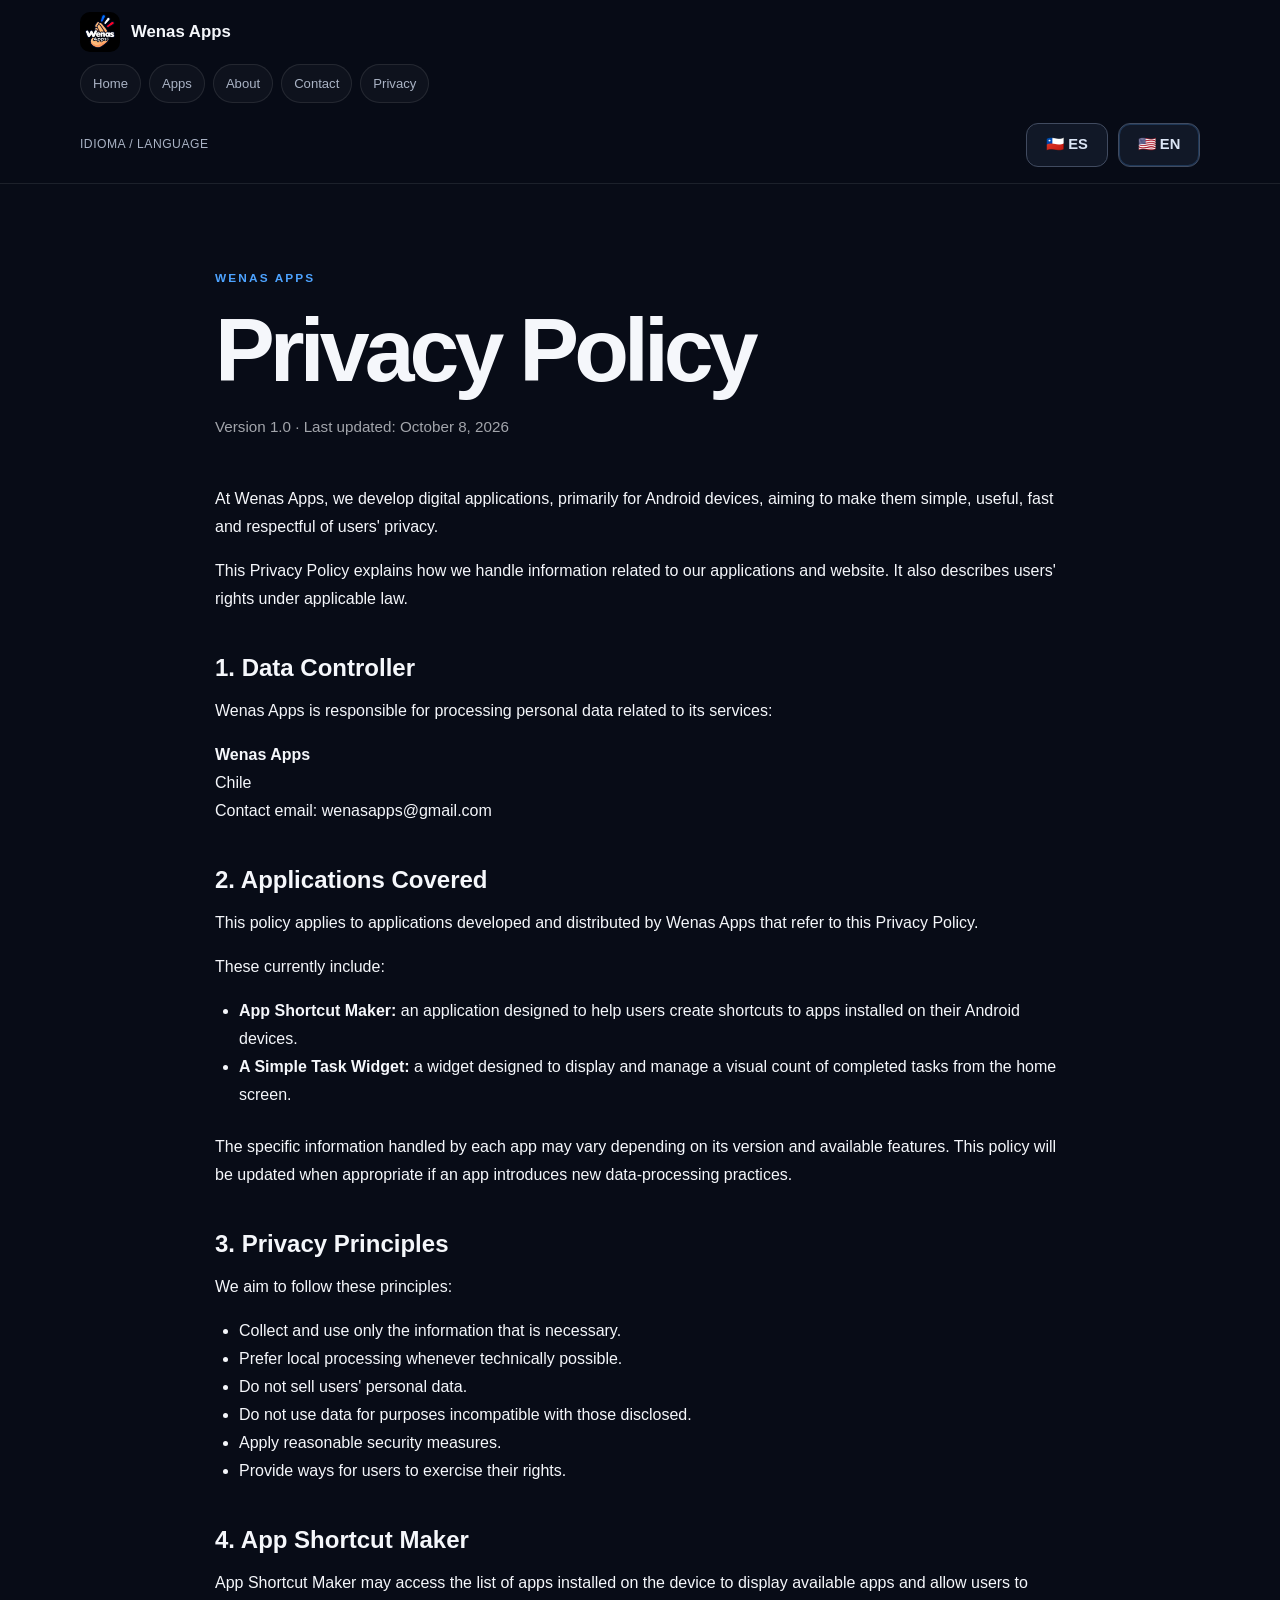
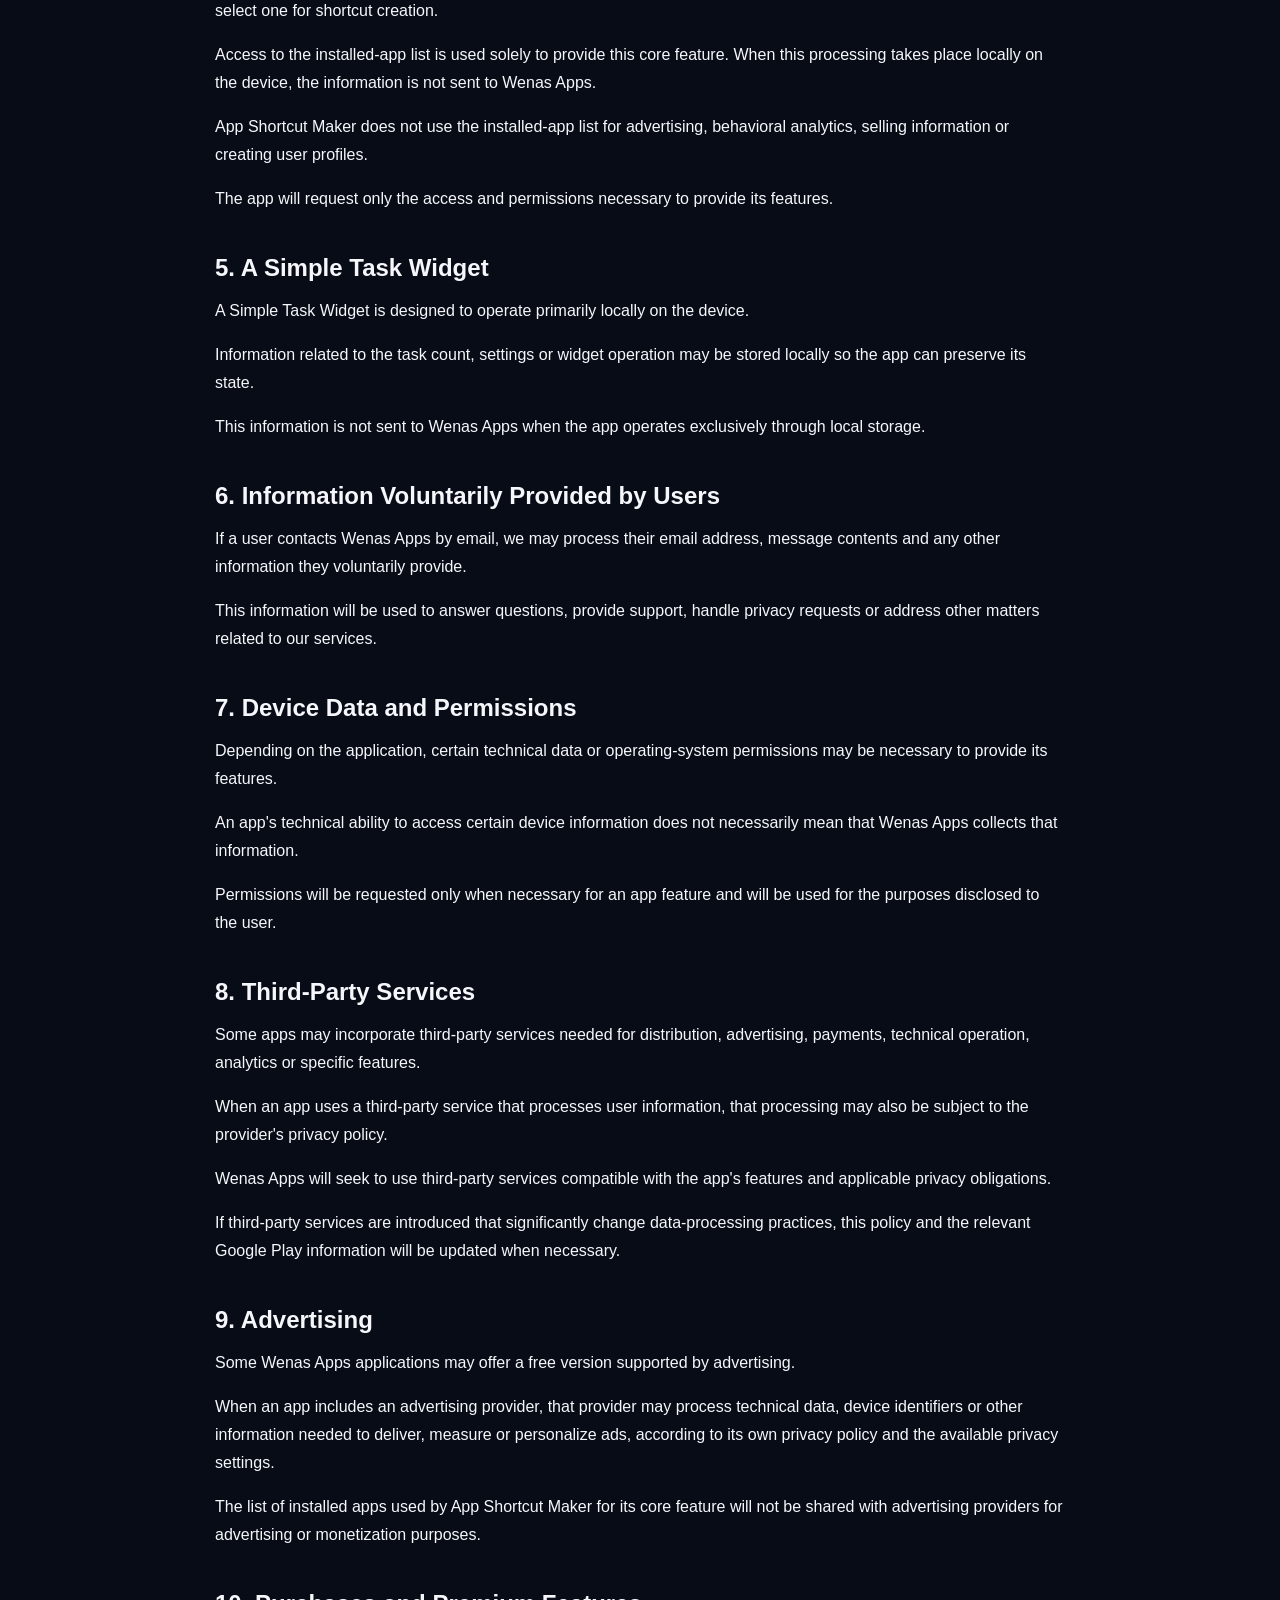
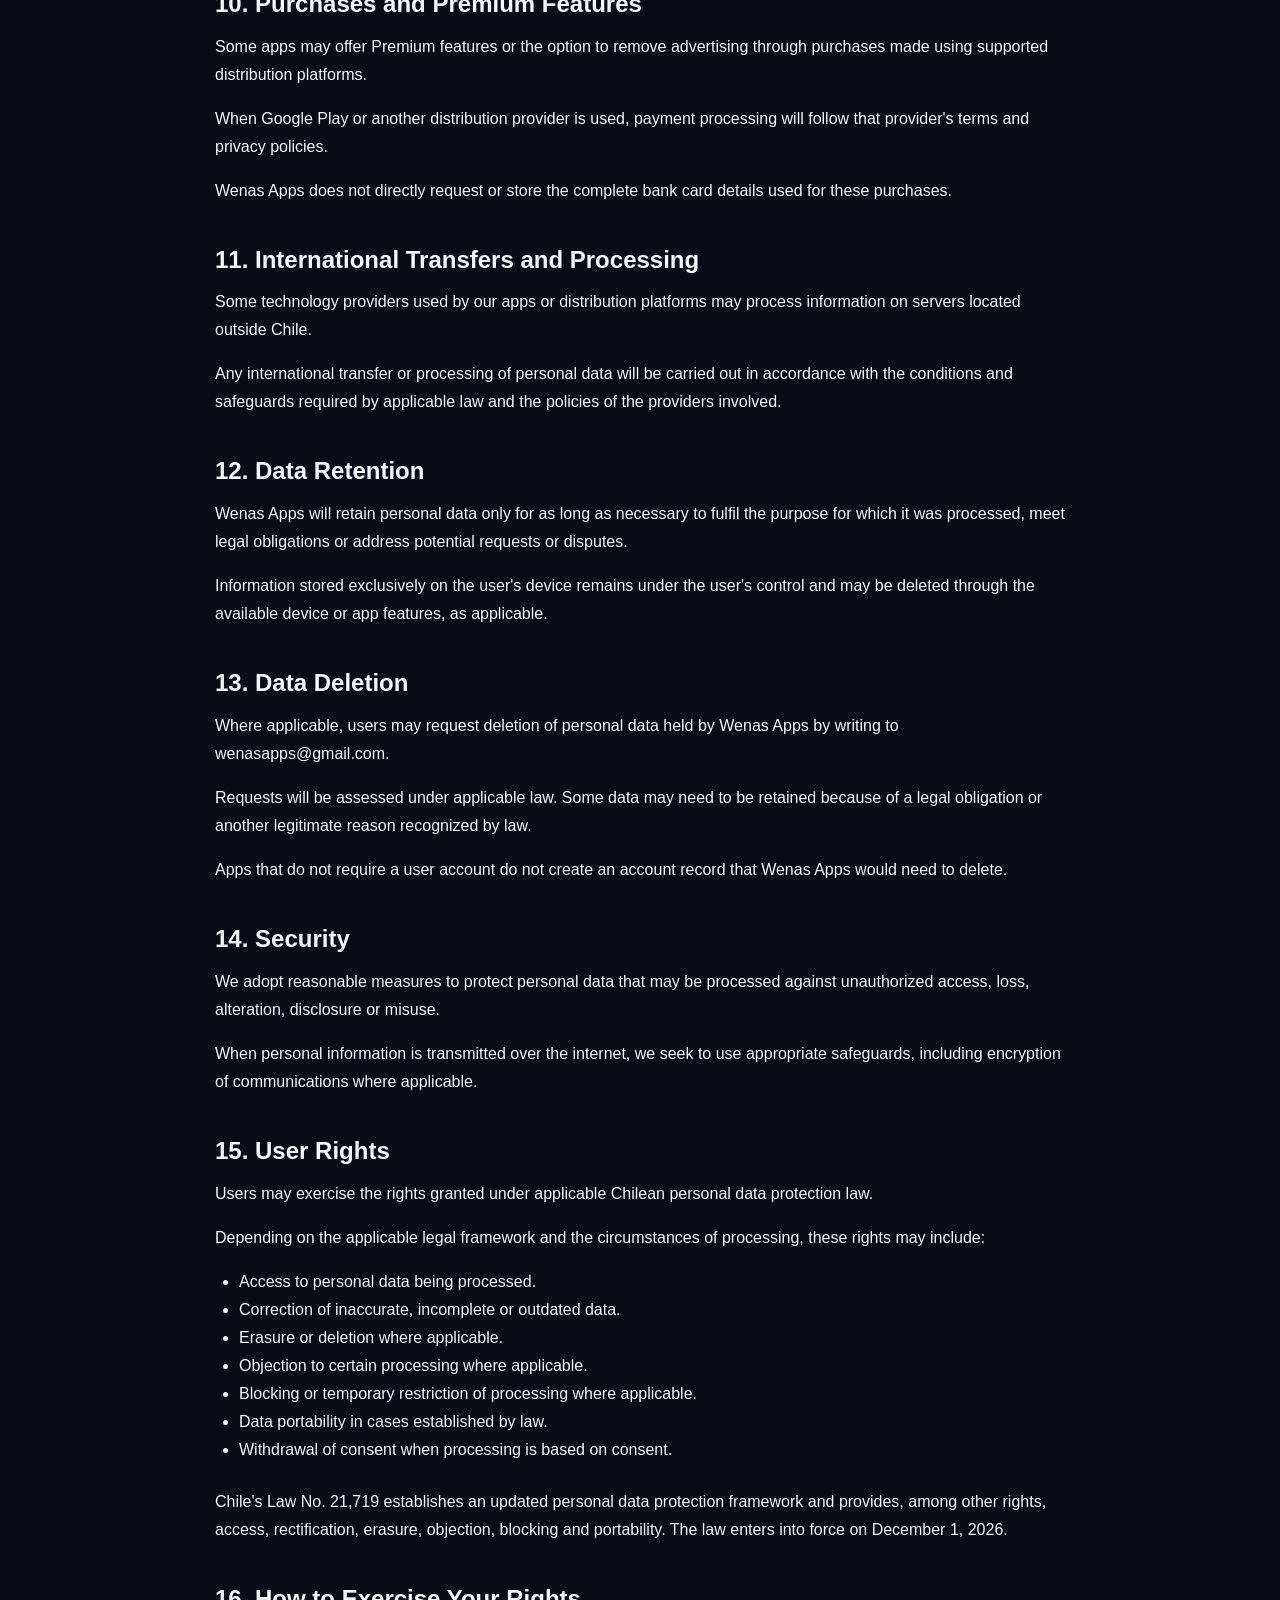
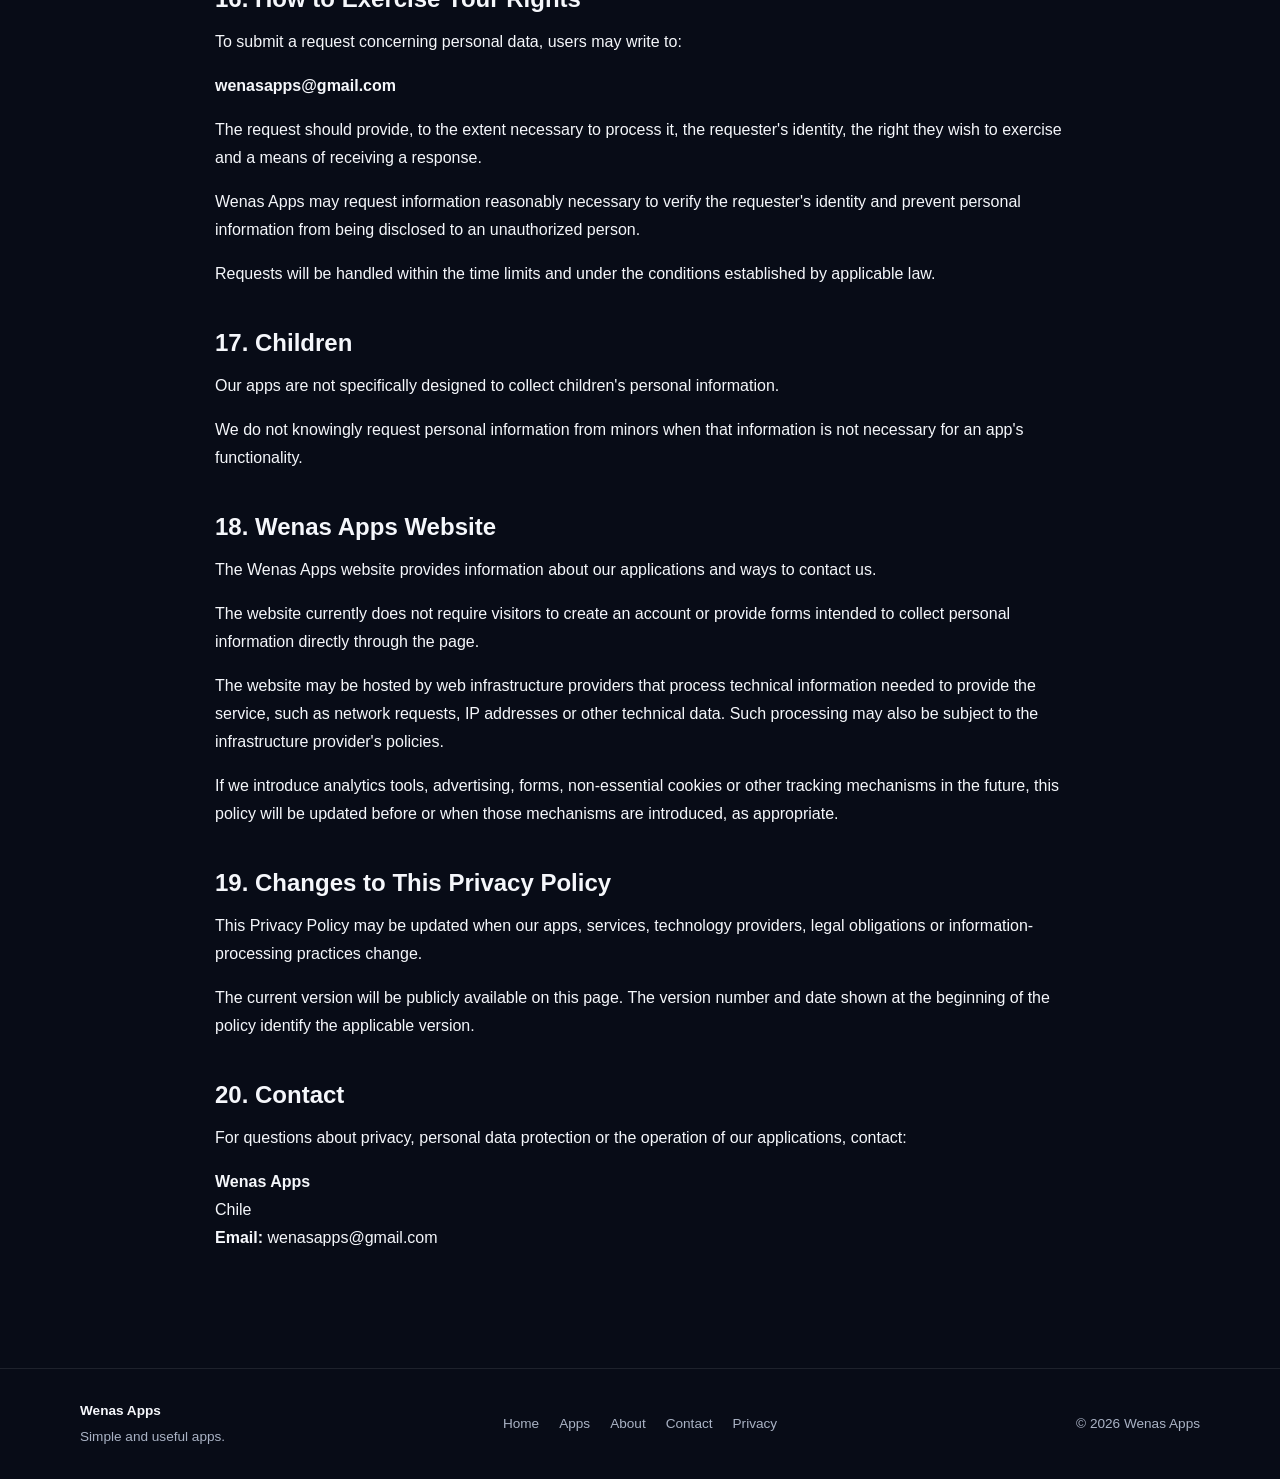
<file: en/privacy.html>
<!DOCTYPE html>
<html lang="en">
<head>
    <meta charset="UTF-8">
    <meta name="viewport" content="width=device-width, initial-scale=1.0">
    <meta name="theme-color" content="#0b1020">
    <title>Privacy Policy | Wenas Apps</title>
    <meta name="description" content="Learn how Wenas Apps handles information related to its Android apps and website.">
    <link rel="icon" href="/favicon.ico" sizes="any">
    <link rel="icon" type="image/png" sizes="32x32" href="/assets/favicon-32.png">
    <link rel="apple-touch-icon" sizes="180x180" href="/assets/apple-touch-icon.png">
    <meta property="og:type" content="website">
    <meta property="og:site_name" content="Wenas Apps">
    <meta property="og:locale" content="en_US">
    <meta property="og:title" content="Privacy Policy | Wenas Apps">
    <meta property="og:description" content="Learn how Wenas Apps handles information related to its Android apps and website.">
    <meta property="og:url" content="https://wenasapps.pages.dev/en/privacy.html">
    <meta property="og:image" content="https://wenasapps.pages.dev/assets/og-wenasapps-card.jpg">
    <meta property="og:image:width" content="1200">
    <meta property="og:image:height" content="630">
    <meta property="og:image:alt" content="Wenas Apps — Simple and useful apps">
    <meta name="twitter:card" content="summary_large_image">
    <meta name="twitter:title" content="Privacy Policy | Wenas Apps">
    <meta name="twitter:description" content="Learn how Wenas Apps handles information related to its Android apps and website.">
    <meta name="twitter:image" content="https://wenasapps.pages.dev/assets/og-wenasapps-card.jpg">
    <link rel="canonical" href="https://wenasapps.pages.dev/en/privacy.html">
    <link rel="alternate" hreflang="es" href="https://wenasapps.pages.dev/privacy.html">
    <link rel="alternate" hreflang="en" href="https://wenasapps.pages.dev/en/privacy.html">
    <link rel="alternate" hreflang="x-default" href="https://wenasapps.pages.dev/privacy.html">
    <link rel="stylesheet" href="../style.css">
</head>
<body>
<header class="site-header">
    <div class="container nav">
        <a href="./" class="brand" aria-label="Wenas Apps">
            <img class="brand-logo" src="../assets/wenasicon.png" alt="Wenas Apps">
            <span>Wenas Apps</span>
        </a>
        <nav aria-label="Main navigation">
            <a href="./">Home</a>
            <a href="./#apps">Apps</a>
            <a href="./#about">About</a>
            <a href="./#contact">Contact</a>
            <a href="privacy.html" aria-current="page">Privacy</a>
        </nav>
        <div class="language-switch" aria-label="Selector de idioma">
            <span class="language-switch-label">Idioma / Language</span>
            <a class="language-option" href="../privacy.html" lang="es" aria-label="Cambiar a español de Chile">🇨🇱 ES</a>
            <span class="language-option is-active" lang="en" aria-current="true" aria-label="Current language: English">🇺🇸 EN</span>
        </div>

    </div>
</header>

<main>
<section class="section legal-section">
<div class="container legal-content">
    <span class="eyebrow">WENAS APPS</span>
    <h1>Privacy Policy</h1>
    <p class="legal-updated">Version 1.0 · Last updated: October 8, 2026</p>

    <p>At Wenas Apps, we develop digital applications, primarily for Android devices, aiming to make them simple, useful, fast and respectful of users' privacy.</p>
    <p>This Privacy Policy explains how we handle information related to our applications and website. It also describes users' rights under applicable law.</p>

    <h2>1. Data Controller</h2>
    <p>Wenas Apps is responsible for processing personal data related to its services:</p>
    <p><strong>Wenas Apps</strong><br>Chile<br>Contact email: <a href="mailto:wenasapps@gmail.com">wenasapps@gmail.com</a></p>

    <h2>2. Applications Covered</h2>
    <p>This policy applies to applications developed and distributed by Wenas Apps that refer to this Privacy Policy.</p>
    <p>These currently include:</p>
    <ul>
        <li><strong>App Shortcut Maker:</strong> an application designed to help users create shortcuts to apps installed on their Android devices.</li>
        <li><strong>A Simple Task Widget:</strong> a widget designed to display and manage a visual count of completed tasks from the home screen.</li>
    </ul>
    <p>The specific information handled by each app may vary depending on its version and available features. This policy will be updated when appropriate if an app introduces new data-processing practices.</p>

    <h2>3. Privacy Principles</h2>
    <p>We aim to follow these principles:</p>
    <ul>
        <li>Collect and use only the information that is necessary.</li>
        <li>Prefer local processing whenever technically possible.</li>
        <li>Do not sell users' personal data.</li>
        <li>Do not use data for purposes incompatible with those disclosed.</li>
        <li>Apply reasonable security measures.</li>
        <li>Provide ways for users to exercise their rights.</li>
    </ul>

    <h2>4. App Shortcut Maker</h2>
    <p>App Shortcut Maker may access the list of apps installed on the device to display available apps and allow users to select one for shortcut creation.</p>
    <p>Access to the installed-app list is used solely to provide this core feature. When this processing takes place locally on the device, the information is not sent to Wenas Apps.</p>
    <p>App Shortcut Maker does not use the installed-app list for advertising, behavioral analytics, selling information or creating user profiles.</p>
    <p>The app will request only the access and permissions necessary to provide its features.</p>

    <h2>5. A Simple Task Widget</h2>
    <p>A Simple Task Widget is designed to operate primarily locally on the device.</p>
    <p>Information related to the task count, settings or widget operation may be stored locally so the app can preserve its state.</p>
    <p>This information is not sent to Wenas Apps when the app operates exclusively through local storage.</p>

    <h2>6. Information Voluntarily Provided by Users</h2>
    <p>If a user contacts Wenas Apps by email, we may process their email address, message contents and any other information they voluntarily provide.</p>
    <p>This information will be used to answer questions, provide support, handle privacy requests or address other matters related to our services.</p>

    <h2>7. Device Data and Permissions</h2>
    <p>Depending on the application, certain technical data or operating-system permissions may be necessary to provide its features.</p>
    <p>An app's technical ability to access certain device information does not necessarily mean that Wenas Apps collects that information.</p>
    <p>Permissions will be requested only when necessary for an app feature and will be used for the purposes disclosed to the user.</p>

    <h2>8. Third-Party Services</h2>
    <p>Some apps may incorporate third-party services needed for distribution, advertising, payments, technical operation, analytics or specific features.</p>
    <p>When an app uses a third-party service that processes user information, that processing may also be subject to the provider's privacy policy.</p>
    <p>Wenas Apps will seek to use third-party services compatible with the app's features and applicable privacy obligations.</p>
    <p>If third-party services are introduced that significantly change data-processing practices, this policy and the relevant Google Play information will be updated when necessary.</p>

    <h2>9. Advertising</h2>
    <p>Some Wenas Apps applications may offer a free version supported by advertising.</p>
    <p>When an app includes an advertising provider, that provider may process technical data, device identifiers or other information needed to deliver, measure or personalize ads, according to its own privacy policy and the available privacy settings.</p>
    <p>The list of installed apps used by App Shortcut Maker for its core feature will not be shared with advertising providers for advertising or monetization purposes.</p>

    <h2>10. Purchases and Premium Features</h2>
    <p>Some apps may offer Premium features or the option to remove advertising through purchases made using supported distribution platforms.</p>
    <p>When Google Play or another distribution provider is used, payment processing will follow that provider's terms and privacy policies.</p>
    <p>Wenas Apps does not directly request or store the complete bank card details used for these purchases.</p>

    <h2>11. International Transfers and Processing</h2>
    <p>Some technology providers used by our apps or distribution platforms may process information on servers located outside Chile.</p>
    <p>Any international transfer or processing of personal data will be carried out in accordance with the conditions and safeguards required by applicable law and the policies of the providers involved.</p>

    <h2>12. Data Retention</h2>
    <p>Wenas Apps will retain personal data only for as long as necessary to fulfil the purpose for which it was processed, meet legal obligations or address potential requests or disputes.</p>
    <p>Information stored exclusively on the user's device remains under the user's control and may be deleted through the available device or app features, as applicable.</p>

    <h2>13. Data Deletion</h2>
    <p>Where applicable, users may request deletion of personal data held by Wenas Apps by writing to <a href="mailto:wenasapps@gmail.com">wenasapps@gmail.com</a>.</p>
    <p>Requests will be assessed under applicable law. Some data may need to be retained because of a legal obligation or another legitimate reason recognized by law.</p>
    <p>Apps that do not require a user account do not create an account record that Wenas Apps would need to delete.</p>

    <h2>14. Security</h2>
    <p>We adopt reasonable measures to protect personal data that may be processed against unauthorized access, loss, alteration, disclosure or misuse.</p>
    <p>When personal information is transmitted over the internet, we seek to use appropriate safeguards, including encryption of communications where applicable.</p>

    <h2>15. User Rights</h2>
    <p>Users may exercise the rights granted under applicable Chilean personal data protection law.</p>
    <p>Depending on the applicable legal framework and the circumstances of processing, these rights may include:</p>
    <ul>
        <li>Access to personal data being processed.</li>
        <li>Correction of inaccurate, incomplete or outdated data.</li>
        <li>Erasure or deletion where applicable.</li>
        <li>Objection to certain processing where applicable.</li>
        <li>Blocking or temporary restriction of processing where applicable.</li>
        <li>Data portability in cases established by law.</li>
        <li>Withdrawal of consent when processing is based on consent.</li>
    </ul>
    <p>Chile's Law No. 21,719 establishes an updated personal data protection framework and provides, among other rights, access, rectification, erasure, objection, blocking and portability. The law enters into force on December 1, 2026.</p>

    <h2>16. How to Exercise Your Rights</h2>
    <p>To submit a request concerning personal data, users may write to:</p>
    <p><strong><a href="mailto:wenasapps@gmail.com">wenasapps@gmail.com</a></strong></p>
    <p>The request should provide, to the extent necessary to process it, the requester's identity, the right they wish to exercise and a means of receiving a response.</p>
    <p>Wenas Apps may request information reasonably necessary to verify the requester's identity and prevent personal information from being disclosed to an unauthorized person.</p>
    <p>Requests will be handled within the time limits and under the conditions established by applicable law.</p>

    <h2>17. Children</h2>
    <p>Our apps are not specifically designed to collect children's personal information.</p>
    <p>We do not knowingly request personal information from minors when that information is not necessary for an app's functionality.</p>

    <h2>18. Wenas Apps Website</h2>
    <p>The Wenas Apps website provides information about our applications and ways to contact us.</p>
    <p>The website currently does not require visitors to create an account or provide forms intended to collect personal information directly through the page.</p>
    <p>The website may be hosted by web infrastructure providers that process technical information needed to provide the service, such as network requests, IP addresses or other technical data. Such processing may also be subject to the infrastructure provider's policies.</p>
    <p>If we introduce analytics tools, advertising, forms, non-essential cookies or other tracking mechanisms in the future, this policy will be updated before or when those mechanisms are introduced, as appropriate.</p>

    <h2>19. Changes to This Privacy Policy</h2>
    <p>This Privacy Policy may be updated when our apps, services, technology providers, legal obligations or information-processing practices change.</p>
    <p>The current version will be publicly available on this page. The version number and date shown at the beginning of the policy identify the applicable version.</p>

    <h2>20. Contact</h2>
    <p>For questions about privacy, personal data protection or the operation of our applications, contact:</p>
    <p><strong>Wenas Apps</strong><br>Chile<br><strong>Email:</strong> <a href="mailto:wenasapps@gmail.com">wenasapps@gmail.com</a></p>
</div>
</section>
</main>

<footer class="site-footer">
    <div class="container footer-content">
        <div>
            <strong>Wenas Apps</strong>
            <span>Simple and useful apps.</span>
        </div>
        <div class="footer-links">
            <a href="./">Home</a>
            <a href="./#apps">Apps</a>
            <a href="./#about">About</a>
            <a href="./#contact">Contact</a>
            <a href="privacy.html">Privacy</a>
        </div>
        <div class="copyright">© 2026 Wenas Apps</div>
    </div>
</footer>

<script src="../script.js"></script>
</body>
</html>
</file>
<file: style.css>
:root {
    --bg: #080c17;
    --bg-soft: #0d1322;
    --card: #11192a;
    --text: #f5f7fb;
    --muted: #aab3c5;
    --line: rgba(255,255,255,0.09);
    --blue: #4da3ff;
    --red: #ff4f64;
    --max-width: 1120px;
}

* {
    box-sizing: border-box;
}

html {
    scroll-behavior: smooth;
}

body {
    margin: 0;
    background: var(--bg);
    color: var(--text);
    font-family: Arial, Helvetica, sans-serif;
    line-height: 1.6;
}

a {
    color: inherit;
    text-decoration: none;
}

.container {
    width: min(calc(100% - 40px), var(--max-width));
    margin: 0 auto;
}

.site-header {
    position: sticky;
    top: 0;
    z-index: 10;
    background: rgba(8,12,23,0.86);
    backdrop-filter: blur(14px);
    border-bottom: 1px solid var(--line);
}

.nav {
    min-height: 72px;
    display: flex;
    align-items: center;
    justify-content: space-between;
    gap: 30px;
}

.brand {
    display: flex;
    align-items: center;
    gap: 11px;
    font-weight: 700;
    font-size: 1.05rem;
}

.brand-logo {
    width: 40px;
    height: 40px;
    object-fit: contain;
    border-radius: 10px;
}

nav {
    display: flex;
    gap: 24px;
}

nav a {
    color: var(--muted);
    font-size: 0.92rem;
}

nav a:hover {
    color: var(--text);
}

.hero {
    min-height: 680px;
    display: flex;
    align-items: center;
    border-bottom: 1px solid var(--line);
    background:
        radial-gradient(circle at 75% 40%, rgba(77,163,255,0.12), transparent 28%),
        radial-gradient(circle at 85% 60%, rgba(255,79,100,0.10), transparent 25%);
}

.hero-content {
    display: grid;
    grid-template-columns: 1.15fr 0.85fr;
    align-items: center;
    gap: 70px;
}

.eyebrow {
    display: inline-block;
    margin-bottom: 14px;
    color: var(--blue);
    font-size: 0.74rem;
    font-weight: 800;
    letter-spacing: 0.18em;
}

h1,
h2,
h3 {
    margin: 0;
    line-height: 1.08;
}

h1 {
    max-width: 720px;
    font-size: clamp(3rem, 7vw, 5.8rem);
    letter-spacing: -0.055em;
}

h1 span {
    background: linear-gradient(90deg, var(--blue), #ffffff 55%, var(--red));
    -webkit-background-clip: text;
    background-clip: text;
    color: transparent;
}

.hero-text p {
    max-width: 600px;
    margin: 28px 0 34px;
    color: var(--muted);
    font-size: 1.12rem;
}

.hero-actions {
    display: flex;
    flex-wrap: wrap;
    gap: 12px;
}

.button {
    display: inline-flex;
    align-items: center;
    justify-content: center;
    min-height: 48px;
    padding: 0 20px;
    border-radius: 12px;
    font-weight: 700;
    transition: transform 0.2s ease;
}

.button:hover {
    transform: translateY(-2px);
}

.primary {
    background: var(--text);
    color: #080c17;
}

.secondary {
    border: 1px solid var(--line);
    color: var(--text);
}

.hero-visual {
    position: relative;
    display: flex;
    justify-content: center;
    align-items: center;
    min-height: 390px;
}

.visual-card {
    position: relative;
    width: min(360px, 82vw);
    aspect-ratio: 1;
    display: flex;
    justify-content: center;
    align-items: center;
    overflow: hidden;
    border: 1px solid rgba(255,255,255,0.10);
    border-radius: 32px;
    background: linear-gradient(145deg, #111a2c, #090e1a);
    box-shadow:
        0 30px 70px rgba(0,0,0,0.35),
        0 0 50px rgba(77,163,255,0.05);
}

.hero-visual::before {
    content: "";
    position: absolute;
    width: 290px;
    height: 290px;
    border-radius: 50%;
    background:
        radial-gradient(circle,
            rgba(77,163,255,0.20) 0%,
            rgba(77,163,255,0.08) 38%,
            rgba(255,79,100,0.06) 62%,
            transparent 74%);
    filter: blur(18px);
    transform: translate(12px, 8px);
}

.hero-visual::after {
    content: "";
    position: absolute;
    width: 210px;
    height: 210px;
    border-radius: 50%;
    border: 1px solid rgba(255,255,255,0.06);
    box-shadow:
        0 0 70px rgba(77,163,255,0.08),
        inset 0 0 60px rgba(255,79,100,0.04);
}

.hero-logo {
    position: relative;
    z-index: 1;
    width: min(330px, 82%);
    height: auto;
    object-fit: contain;
    mix-blend-mode: screen;
    filter:
        drop-shadow(0 20px 35px rgba(0,0,0,0.35))
        drop-shadow(0 0 25px rgba(77,163,255,0.12));
}

.section {
    padding: 120px 0;
}

.apps-section {
    background: var(--bg-soft);
}

.section-heading {
    max-width: 720px;
    margin-bottom: 50px;
}

.section-heading h2,
.about-grid h2,
.contact-card h2 {
    font-size: clamp(2.3rem, 5vw, 4rem);
    letter-spacing: -0.04em;
}

.section-heading p {
    margin-top: 22px;
    color: var(--muted);
}

.apps-grid {
    display: grid;
    grid-template-columns: repeat(2, minmax(0, 1fr));
    gap: 24px;
}

.app-card {
    display: flex;
    align-items: flex-start;
    gap: 24px;
    padding: 28px;
    border: 1px solid var(--line);
    border-radius: 24px;
    background: var(--card);
}

.app-icon {
    width: 100px;
    height: 100px;
    flex: 0 0 100px;
    display: grid;
    place-items: center;
    border-radius: 24px;
    background: linear-gradient(145deg, var(--blue), #1854a0);
    box-shadow: 0 15px 35px rgba(77,163,255,0.18);
}

.app-icon img {
    width: 72%;
    height: 72%;
    object-fit: contain;
    border-radius: 18px;
}

.app-status {
    color: var(--red);
    font-size: 0.7rem;
    font-weight: 800;
    letter-spacing: 0.14em;
}

.app-info h3 {
    margin-top: 8px;
    font-size: 1.7rem;
}

.app-info p {
    max-width: 650px;
    margin: 10px 0 14px;
    color: var(--muted);
}

.platform {
    display: inline-block;
    padding: 4px 10px;
    border: 1px solid var(--line);
    border-radius: 99px;
    color: var(--muted);
    font-size: 0.78rem;
}

.about-grid {
    display: grid;
    grid-template-columns: 0.8fr 1.2fr;
    gap: 80px;
}

.about-text {
    color: var(--muted);
    font-size: 1.08rem;
}

.about-text p {
    margin: 0 0 22px;
}

.contact-section {
    background: var(--bg-soft);
}

.contact-card {
    padding: 70px 30px;
    text-align: center;
    border: 1px solid var(--line);
    border-radius: 30px;
    background:
        radial-gradient(circle at 50% 0%, rgba(77,163,255,0.12), transparent 45%),
        var(--card);
}

.contact-card p {
    color: var(--muted);
    margin: 20px 0;
}

.email {
    display: inline-block;
    color: var(--blue);
    font-size: 1.1rem;
    font-weight: 700;
}

.site-footer {
    border-top: 1px solid var(--line);
}

.footer-content {
    min-height: 110px;
    display: grid;
    grid-template-columns: 1fr auto 1fr;
    align-items: center;
    gap: 30px;
    color: var(--muted);
    font-size: 0.85rem;
}

.footer-content strong {
    display: block;
    color: var(--text);
}

.footer-content span {
    display: block;
    margin-top: 4px;
}

.footer-links {
    display: flex;
    gap: 20px;
}

.footer-links a:hover {
    color: var(--text);
}

.copyright {
    text-align: right;
}

@media (max-width: 760px) {

    .container {
        width: min(calc(100% - 28px), var(--max-width));
    }

    .nav {
        flex-wrap: wrap;
        padding: 10px 0 0;
        gap: 4px 20px;
    }

    nav {
        display: flex;
        width: 100%;
        gap: 8px;
        overflow-x: auto;
        padding: 4px 0 10px;
        scrollbar-width: none;
    }

    nav::-webkit-scrollbar {
        display: none;
    }

    nav a {
        flex: 0 0 auto;
        padding: 8px 12px;
        border: 1px solid var(--line);
        border-radius: 999px;
        background: rgba(255,255,255,0.03);
        font-size: 0.82rem;
    }

    .hero {
        min-height: auto;
        padding: 90px 0;
    }

    .hero-content {
        grid-template-columns: 1fr;
        gap: 60px;
    }

    .hero-visual {
        order: -1;
        min-height: auto;
        padding: 8px 0 10px;
    }

    .visual-card {
        width: min(270px, 68vw);
        aspect-ratio: 1;
        border-radius: 28px;
        background: linear-gradient(145deg, #111a2c, #090e1a);
        box-shadow:
            0 24px 55px rgba(0,0,0,0.30),
            0 0 35px rgba(77,163,255,0.04);
    }

    .hero-visual {
        min-height: auto;
        padding: 28px 0 10px;
    }

    .hero-visual::before {
        width: 190px;
        height: 190px;
        opacity: 0.45;
    }

    .hero-visual::after {
        width: 150px;
        height: 150px;
    }

    .hero-logo {
        width: 76%;
        mix-blend-mode: normal;
        filter: drop-shadow(0 14px 25px rgba(0,0,0,0.28));
    }

    .section {
        padding: 85px 0;
    }

    .apps-grid {
        grid-template-columns: 1fr;
    }

    .app-card {
        flex-direction: column;
        align-items: flex-start;
    }

    .about-grid {
        grid-template-columns: 1fr;
        gap: 35px;
    }

    .footer-content {
        grid-template-columns: 1fr;
        padding: 35px 0;
    }

    .copyright {
        text-align: left;
    }
}

/* === AJUSTE FINAL DEL HERO === */

.hero-visual {
    transform: translateY(-28px);
}

.visual-card {
    width: min(340px, 72vw);
    height: 340px;
    aspect-ratio: auto;
}

.hero-logo {
    width: 68%;
    max-width: 235px;
}

/* Móvil */
@media (max-width: 700px) {
    .hero {
        padding-top: 35px;
    }

    .hero-visual {
        transform: translateY(-20px);
    }

    .visual-card {
        width: min(280px, 68vw);
        height: 300px;
    }

    .hero-logo {
        width: 68%;
        max-width: 200px;
    }
}


/* === HERO: VERSION COMPACTA Y LIMPIA === */

.hero-visual {
    transform: translateY(-30px);
    margin-bottom: -35px;
}

/* Eliminar círculos decorativos del diseño anterior */
.hero-visual::before,
.hero-visual::after {
    display: none !important;
}

/* Tarjeta realmente más pequeña */
.visual-card {
    width: 220px !important;
    height: 220px !important;
    min-height: 0 !important;
    aspect-ratio: 1 / 1;
    border-radius: 26px;
}

/* Logo dentro de la tarjeta */
.hero-logo {
    width: 66% !important;
    max-width: 150px !important;
    height: auto;
}

/* Móvil */
@media (max-width: 700px) {
    .hero {
        padding-top: 15px;
    }

    .hero-visual {
        transform: translateY(-25px);
        margin-bottom: -35px;
    }

    .visual-card {
        width: 220px !important;
        height: 220px !important;
    }

    .hero-logo {
        width: 66% !important;
        max-width: 150px !important;
    }
}


/* === REDES SOCIALES === */
.footer-social {
    display: flex;
    flex-direction: column;
    gap: 10px;
}

.footer-social > span {
    font-weight: 600;
}

.social-instagram {
    display: inline-flex;
    align-items: center;
    gap: 8px;
    text-decoration: none;
    width: fit-content;
}

.social-instagram svg {
    width: 22px;
    height: 22px;
    fill: none;
    stroke: currentColor;
    stroke-width: 1.8;
}

.social-instagram svg circle:last-child {
    fill: currentColor;
    stroke: none;
}

.social-instagram:hover {
    opacity: 0.8;
}

/* === REDES SOCIALES DEL FOOTER === */
.footer-social {
    display: flex;
    flex-direction: column;
    gap: 10px;
}

.footer-social > span {
    font-weight: 600;
}

.footer-social a {
    display: inline-flex;
    align-items: center;
    gap: 8px;
    width: fit-content;
    text-decoration: none;
}

.footer-social svg {
    width: 21px;
    height: 21px;
    fill: none;
    stroke: currentColor;
    stroke-width: 1.8;
}

.footer-social svg circle:last-child {
    fill: currentColor;
    stroke: none;
}

.footer-social a:hover {
    opacity: 0.8;
}

/* === POLÍTICA DE PRIVACIDAD === */
.legal-section {
    padding-top: 80px;
    padding-bottom: 100px;
}

.legal-content {
    max-width: 850px;
}

.legal-content h1 {
    margin-bottom: 12px;
}

.legal-updated {
    margin-bottom: 45px;
    opacity: 0.65;
    font-size: 0.95rem;
}

.legal-content h2 {
    margin-top: 42px;
    margin-bottom: 16px;
}

.legal-content p,
.legal-content li {
    line-height: 1.75;
}

.legal-content ul {
    padding-left: 24px;
    margin-bottom: 24px;
}

.legal-content a {
    word-break: break-word;
}


/* Wenas Apps: navegación y selector de idioma */
.site-header .nav {
    min-height: 0;
    display: flex;
    flex-wrap: wrap;
    align-items: center;
    justify-content: space-between;
    gap: 12px 20px;
    padding-top: 12px;
    padding-bottom: 12px;
}

.site-header .nav .brand {
    flex: 0 0 100%;
}

.site-header .nav nav {
    display: flex;
    flex: 1 1 100%;
    width: 100%;
    flex-wrap: wrap;
    align-items: center;
    gap: 8px;
    overflow: visible;
    padding: 0;
}

.site-header .nav nav a {
    display: inline-flex;
    flex: 0 0 auto;
    align-items: center;
    justify-content: center;
    white-space: nowrap;
    padding: 8px 12px;
    border: 1px solid var(--line);
    border-radius: 999px;
    background: rgba(255,255,255,0.03);
    color: var(--muted);
    font-size: 0.82rem;
}

.site-header .nav nav a:hover {
    color: var(--text);
    border-color: rgba(77,163,255,0.55);
}


.language-switch {
    display: flex;
    flex: 1 1 100%;
    align-items: center;
    justify-content: flex-end;
    flex-wrap: wrap;
    gap: 10px;
    width: 100%;
    padding: 8px 0 4px;
}

.language-switch-label {
    margin-right: auto;
    color: var(--muted);
    font-size: 0.76rem;
    letter-spacing: 0.04em;
    text-transform: uppercase;
}

.language-option,
.site-header .nav .language-switch a.language-option,
.site-header .nav .language-switch span.language-option {
    display: inline-flex !important;
    box-sizing: border-box;
    min-width: 82px;
    min-height: 44px;
    align-items: center;
    justify-content: center;
    gap: 7px;
    padding: 9px 14px !important;
    border: 1px solid #414b60 !important;
    border-radius: 12px !important;
    background: #111827 !important;
    color: #dbe5f5 !important;
    font-size: 0.92rem !important;
    font-weight: 700;
    line-height: 1.2;
    text-decoration: none;
    white-space: nowrap;
}

.language-option:hover {
    border-color: #4da3ff !important;
    background: #17243a !important;
}

.language-option.is-active {
    border: 1px solid #4da3ff !important;
    background: #1b3558 !important;
    color: #ffffff !important;
    box-shadow: inset 0 0 0 1px rgba(77,163,255,0.22);
    cursor: default;
}

@media (max-width: 380px) {
    .language-switch {
        gap: 7px;
    }

    .language-switch-label {
        font-size: 0.68rem;
    }

    .language-option,
    .site-header .nav .language-switch a.language-option,
    .site-header .nav .language-switch span.language-option {
        min-width: 72px;
        min-height: 42px;
        padding: 8px 10px !important;
    }
}
</file>
